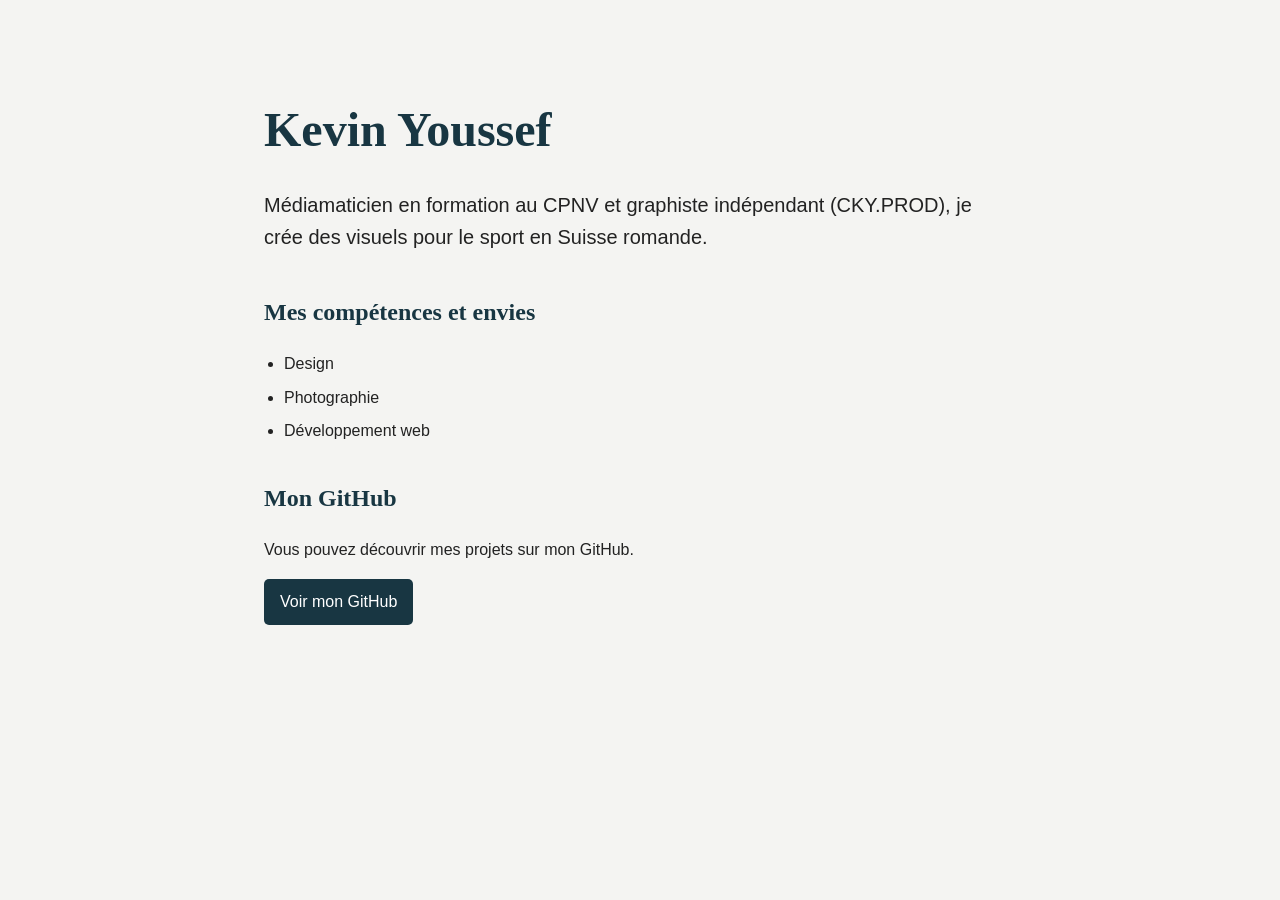
<file: index.html>
<!DOCTYPE html>
<html lang="fr">
<head>
    <meta charset="UTF-8">
    <meta name="viewport" content="width=device-width, initial-scale=1.0">
    <title>Présentation de Kevin</title>

    <style>
        /* Mise en page générale */
        * {
            box-sizing: border-box;
        }

        body {
            margin: 0;
            font-family: Arial, sans-serif;
            background-color: #f4f4f2;
            color: #222222;
            line-height: 1.6;
        }

        main {
            max-width: 800px;
            margin: 0 auto;
            padding: 60px 24px;
        }

        /* Présentation */
        header {
            margin-bottom: 40px;
        }

        h1 {
            margin-bottom: 10px;
            font-family: Georgia, serif;
            font-size: 3rem;
            color: #183642;
        }

        .intro {
            font-size: 1.25rem;
        }

        section {
            margin-bottom: 35px;
        }

        h2 {
            font-family: Georgia, serif;
            color: #183642;
        }

        ul {
            padding-left: 20px;
        }

        li {
            margin-bottom: 8px;
        }

        a {
            display: inline-block;
            padding: 10px 16px;
            background-color: #183642;
            color: white;
            text-decoration: none;
            border-radius: 5px;
        }

        a:hover {
            background-color: #285565;
        }

        /* Adaptation pour les petits écrans */
        @media (max-width: 600px) {
            main {
                padding: 40px 20px;
            }

            h1 {
                font-size: 2.2rem;
            }

            .intro {
                font-size: 1.1rem;
            }
        }
    </style>
</head>

<body>

    <main>
        <header>
            <h1>Kevin Youssef</h1>

            <p class="intro">
                Médiamaticien en formation au CPNV et graphiste indépendant (CKY.PROD), je crée des visuels pour le sport en Suisse romande.
            </p>
        </header>

        <section>
            <h2>Mes compétences et envies</h2>

            <ul>
                <li>Design</li>
                <li>Photographie</li>
                <li>Développement web</li>
            </ul>
        </section>

        <section>
            <h2>Mon GitHub</h2>

            <p>
                Vous pouvez découvrir mes projets sur mon GitHub.
            </p>

            <a href="https://github.com/Kevin-ysf" target="_blank" rel="noopener">
                Voir mon GitHub
            </a>
        </section>
    </main>

</body>
</html>
</file>
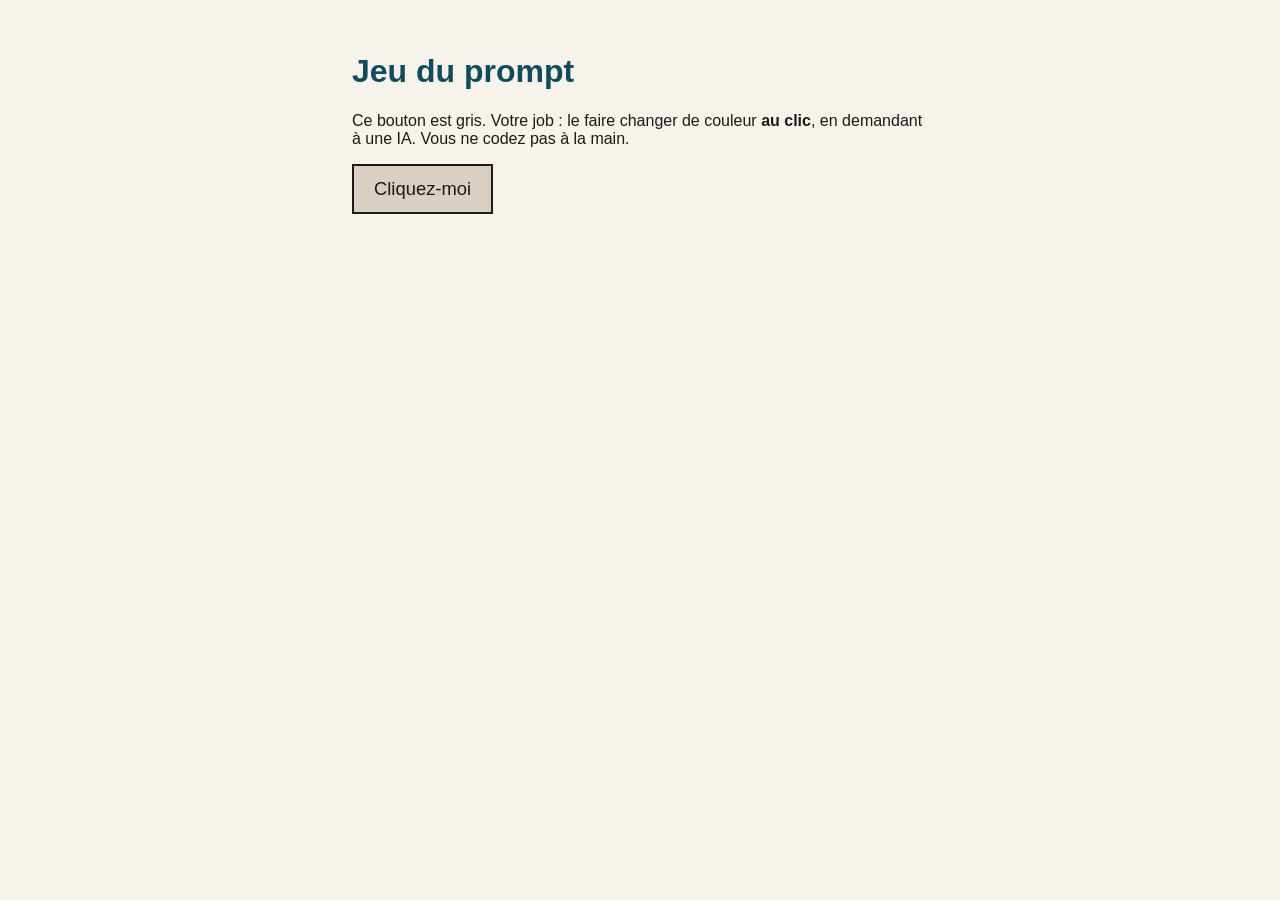
<file: jeu-du-prompt/index.html>
<!DOCTYPE html>
<html lang="fr">
<head>
  <meta charset="utf-8">
  <meta name="viewport" content="width=device-width, initial-scale=1">
  <title>Jeu du prompt — e1-5</title>
  <style>
    /* Mise en page simple : on n’y touche pas pendant l’exercice. */
    body {
      margin: 0;
      font-family: Arial, Helvetica, sans-serif;
      background: #f7f3eb;
      color: #1a1a1a;
      padding: 2rem 1.25rem;
    }
    main { max-width: 36rem; margin: 0 auto; }
    h1 { color: #0f4c5c; }

    /* Le bouton à transformer. Son id est "magic" : citez-le dans le prompt. */
    #magic {
      font-size: 1.15rem;
      padding: 0.75rem 1.25rem;
      border: 2px solid #1a1a1a;
      background: #d9d0c3;
      color: #1a1a1a;
      cursor: pointer;
      transition: background-color 0.3s;
    }

    /* La classe ajoutée au clic : le bouton devient vert. */
    #magic.actif {
      background: #0f4c5c;
      color: #ffffff;
    }
  </style>
</head>
<body>
  <main>
    <h1>Jeu du prompt</h1>
    <p>Ce bouton est gris. Votre job : le faire changer de couleur <strong>au clic</strong>, en demandant à une IA. Vous ne codez pas à la main.</p>
    <button type="button" id="magic">Cliquez-moi</button>
  </main>

  <script>
    // Le bouton « magic » : à chaque clic, on ajoute ou on retire la classe « actif ».
    const bouton = document.getElementById("magic");

    bouton.addEventListener("click", function () {
      bouton.classList.toggle("actif");
    });
  </script>
</body>
</html>
</file>
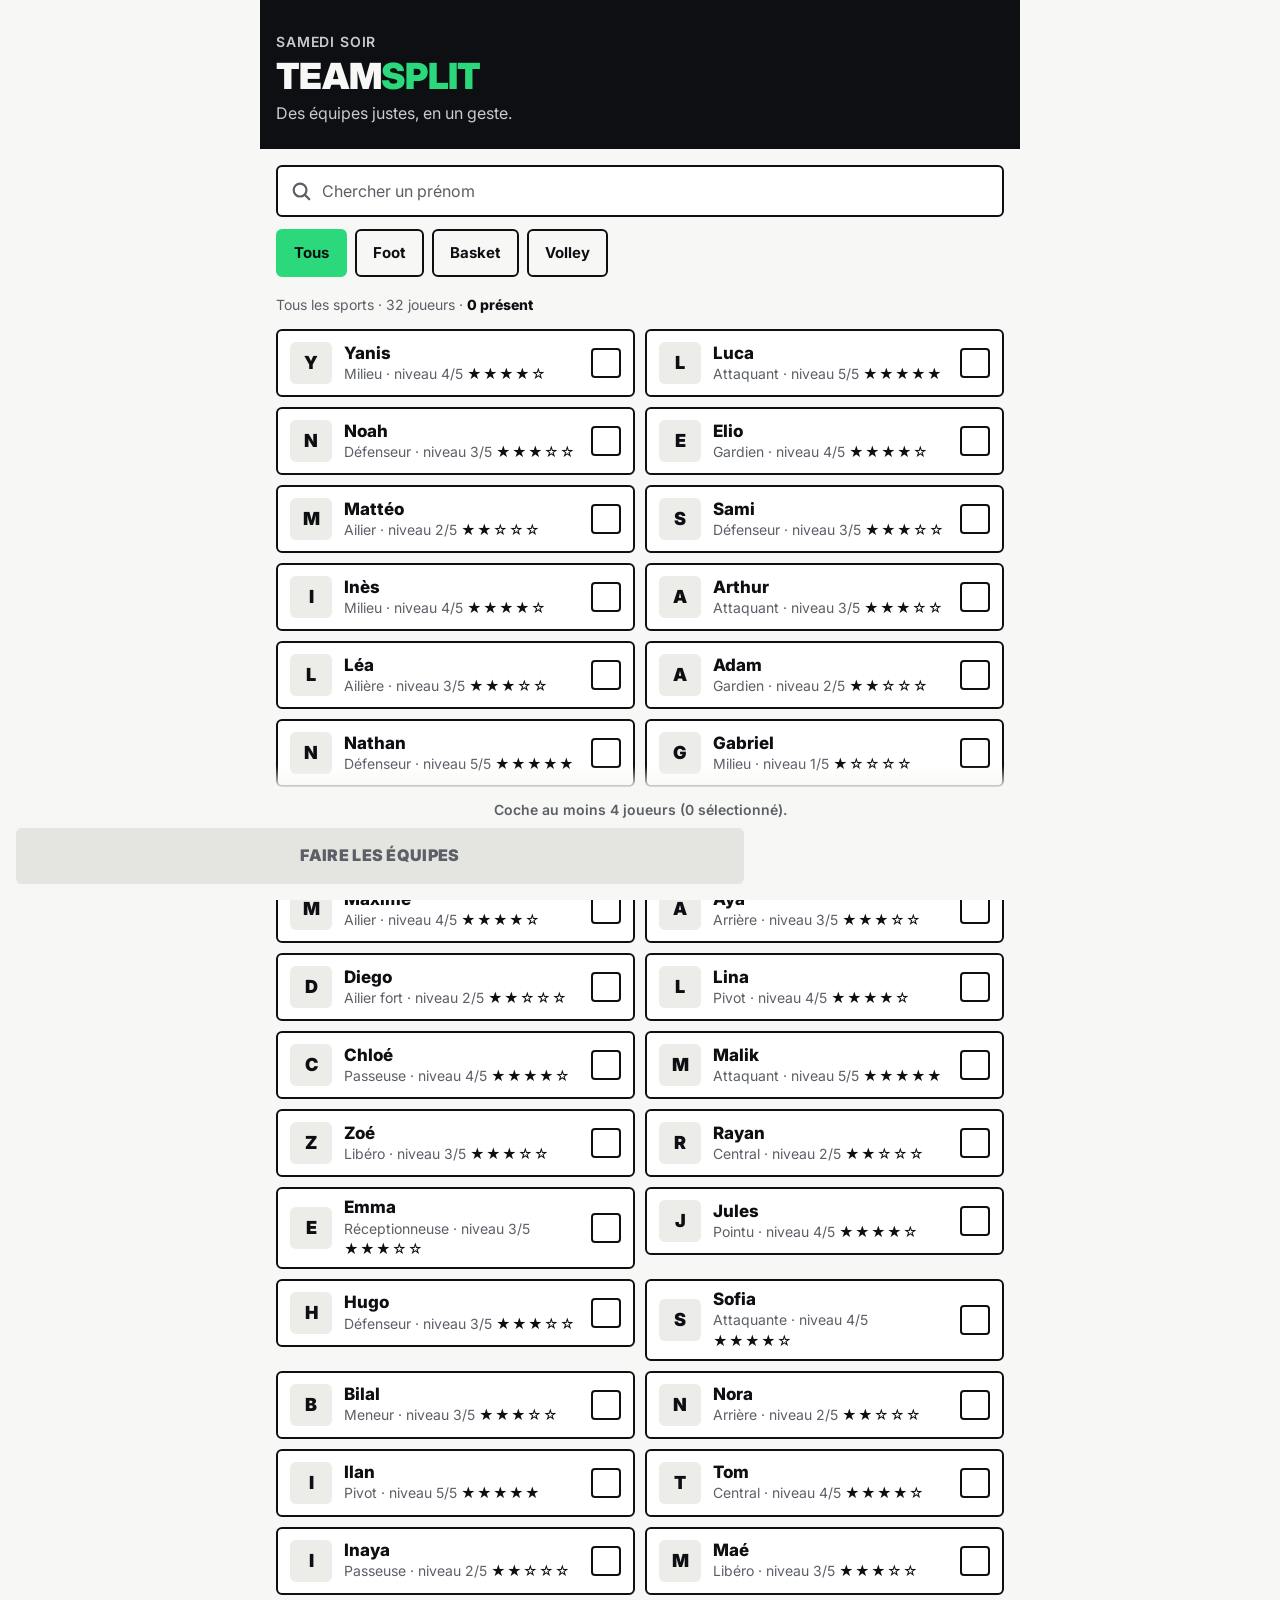
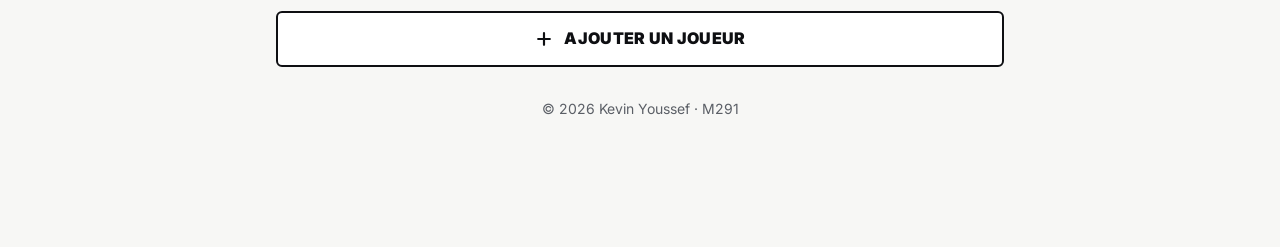
<file: teamsplit/index.html>
<!doctype html>
<html lang="fr">
<head>
  <meta charset="utf-8">
  <meta name="viewport" content="width=device-width, initial-scale=1">
  <title>TeamSplit · Des équipes justes, en un geste</title>
  <meta name="description" content="Coche les joueurs présents et génère deux équipes équilibrées selon leur niveau. Sans compte, sans pub.">
  <meta name="theme-color" content="#F7F7F5">
  <link rel="icon" href="data:image/svg+xml,%3Csvg xmlns='http://www.w3.org/2000/svg' viewBox='0 0 32 32'%3E%3Crect width='32' height='32' rx='8' fill='%230E0F12'/%3E%3Crect x='17' y='6' width='9' height='20' rx='2' fill='%232BD97C'/%3E%3Crect x='6' y='6' width='9' height='20' rx='2' fill='%23F7F7F5'/%3E%3C/svg%3E">
  <link rel="preconnect" href="https://fonts.googleapis.com">
  <link rel="preconnect" href="https://fonts.gstatic.com" crossorigin>
  <link rel="stylesheet" href="https://fonts.googleapis.com/css2?family=Inter:wght@400;600;700;800;900&display=swap">
  <link rel="stylesheet" href="css/style.css">
  <script src="js/app.js" defer></script>
</head>
<body>
  <a class="lien-evitement" href="#contenu">Aller au contenu</a>

  <main id="contenu">

    <!-- Écrans 1 et 2 : liste, filtres et sélection -->
    <section id="vue-selection" class="vue" aria-labelledby="titre-app">
      <header class="entete">
        <p id="surtitre" class="surtitre">Ce soir</p>
        <h1 id="titre-app" class="logo" tabindex="-1">Team<span>Split</span></h1>
        <p class="accroche">Des équipes justes, en un geste.</p>
      </header>

      <form class="recherche" role="search" id="form-recherche">
        <label for="recherche" class="sr-only">Chercher un joueur par prénom</label>
        <svg class="recherche-icone" aria-hidden="true" viewBox="0 0 24 24" width="22" height="22"><circle cx="11" cy="11" r="7" fill="none" stroke="currentColor" stroke-width="2.4"/><path d="M16.5 16.5 21 21" stroke="currentColor" stroke-width="2.4" stroke-linecap="round"/></svg>
        <input type="search" id="recherche" name="recherche" placeholder="Chercher un prénom" autocomplete="off" enterkeyhint="search">
        <button type="button" id="effacer" class="effacer" aria-label="Effacer la recherche" hidden>
          <svg aria-hidden="true" viewBox="0 0 24 24" width="18" height="18"><path d="M6 6l12 12M18 6 6 18" stroke="currentColor" stroke-width="2.6" stroke-linecap="round"/></svg>
        </button>
      </form>

      <div class="puces" role="group" aria-label="Filtrer par sport">
        <button type="button" class="puce" data-sport="tous" aria-pressed="true">Tous</button>
        <button type="button" class="puce" data-sport="foot" aria-pressed="false">Foot</button>
        <button type="button" class="puce" data-sport="basket" aria-pressed="false">Basket</button>
        <button type="button" class="puce" data-sport="volley" aria-pressed="false">Volley</button>
      </div>

      <div class="barre-liste">
        <p id="compteur" class="compteur" aria-live="polite"><strong>0</strong> présent</p>
        <button type="button" id="tout-decocher" class="lien-action" hidden>Tout décocher</button>
      </div>

      <ul id="liste" class="liste" aria-label="Joueurs" aria-busy="true"></ul>
      <p id="message-liste" class="message-liste" role="status">Chargement des joueurs…</p>

      <button type="button" id="ouvrir-ajout" class="btn btn-secondaire btn-ajout">
        <svg aria-hidden="true" viewBox="0 0 24 24" width="20" height="20"><path d="M12 5v14M5 12h14" fill="none" stroke="currentColor" stroke-width="2.6" stroke-linecap="round"/></svg>
        Ajouter un joueur
      </button>

      <footer class="pied">
        <p>© 2026 Kevin Youssef · M291</p>
      </footer>

      <div class="barre-action">
        <p id="aide" class="aide">Coche au moins 4 joueurs.</p>
        <button type="button" id="faire" class="btn btn-principal" disabled>Faire les équipes</button>
      </div>
    </section>

    <!-- Formulaire : ajouter un joueur -->
    <section id="vue-ajout" class="vue" aria-labelledby="titre-ajout" hidden>
      <div class="entete-equipes">
        <button type="button" id="annuler-ajout" class="btn-retour">
          <svg aria-hidden="true" viewBox="0 0 24 24" width="20" height="20"><path d="M15 5l-7 7 7 7" fill="none" stroke="currentColor" stroke-width="2.6" stroke-linecap="round" stroke-linejoin="round"/></svg>
          Annuler
        </button>
        <h1 id="titre-ajout" class="titre-equipes" tabindex="-1">Nouveau joueur</h1>
      </div>

      <form id="form-ajout" class="formulaire" novalidate>
        <p class="form-intro">Il sera gardé sur ce téléphone. Tous les champs sont obligatoires.</p>

        <div class="champ">
          <label for="champ-prenom">Prénom</label>
          <input type="text" id="champ-prenom" name="prenom" maxlength="20" autocomplete="off" autocapitalize="words" aria-describedby="erreur-prenom">
          <p id="erreur-prenom" class="erreur-champ" hidden></p>
        </div>

        <fieldset class="champ" aria-describedby="erreur-sport">
          <legend>Sport</legend>
          <div class="choix">
            <label><input type="radio" name="sport" value="foot"><span>Foot</span></label>
            <label><input type="radio" name="sport" value="basket"><span>Basket</span></label>
            <label><input type="radio" name="sport" value="volley"><span>Volley</span></label>
          </div>
          <p id="erreur-sport" class="erreur-champ" hidden></p>
        </fieldset>

        <div class="champ">
          <label for="champ-poste">Poste</label>
          <input type="text" id="champ-poste" name="poste" maxlength="20" autocomplete="off" placeholder="ex. Milieu" aria-describedby="erreur-poste">
          <p id="erreur-poste" class="erreur-champ" hidden></p>
        </div>

        <fieldset class="champ" aria-describedby="erreur-niveau">
          <legend>Niveau <span class="legende-aide">1 = débutant, 5 = très fort</span></legend>
          <div class="choix choix-niveau">
            <label><input type="radio" name="niveau" value="1"><span>1</span></label>
            <label><input type="radio" name="niveau" value="2"><span>2</span></label>
            <label><input type="radio" name="niveau" value="3"><span>3</span></label>
            <label><input type="radio" name="niveau" value="4"><span>4</span></label>
            <label><input type="radio" name="niveau" value="5"><span>5</span></label>
          </div>
          <p id="erreur-niveau" class="erreur-champ" hidden></p>
        </fieldset>

        <div class="barre-action">
          <button type="submit" class="btn btn-principal">Ajouter le joueur</button>
        </div>
      </form>
    </section>

    <!-- Écran 3 : équipes générées -->
    <section id="vue-equipes" class="vue" aria-labelledby="titre-equipes" hidden>
      <div class="entete-equipes">
        <button type="button" id="retour" class="btn-retour">
          <svg aria-hidden="true" viewBox="0 0 24 24" width="20" height="20"><path d="M15 5l-7 7 7 7" fill="none" stroke="currentColor" stroke-width="2.6" stroke-linecap="round" stroke-linejoin="round"/></svg>
          Sélection
        </button>
        <h1 id="titre-equipes" class="titre-equipes" tabindex="-1">Les équipes</h1>
      </div>

      <div class="tableau" role="group" aria-label="Niveau total des équipes">
        <p class="tableau-score tableau-a"><span class="lettre">A</span><span class="sr-only">Équipe A, niveau total </span><span id="total-a" class="chiffre">0</span></p>
        <span class="tableau-sep" aria-hidden="true">:</span>
        <p class="tableau-score tableau-b"><span id="total-b" class="chiffre">0</span><span class="sr-only"> pour l'équipe B</span><span class="lettre">B</span></p>
      </div>
      <p id="ecart" class="ecart" aria-live="polite">Écart : 0 point</p>

      <div class="equipes">
        <section class="equipe equipe-a" aria-labelledby="titre-a">
          <h2 id="titre-a" class="equipe-titre"><span class="pastille" aria-hidden="true">A</span>Équipe A</h2>
          <ul id="liste-a" class="equipe-liste"></ul>
        </section>
        <section class="equipe equipe-b" aria-labelledby="titre-b">
          <h2 id="titre-b" class="equipe-titre"><span class="pastille" aria-hidden="true">B</span>Équipe B</h2>
          <ul id="liste-b" class="equipe-liste"></ul>
        </section>
      </div>

      <div class="barre-action barre-double">
        <button type="button" id="remelanger" class="btn btn-secondaire">
          <svg aria-hidden="true" viewBox="0 0 24 24" width="20" height="20"><path d="M4 7h11l-3-3M20 17H9l3 3" fill="none" stroke="currentColor" stroke-width="2.4" stroke-linecap="round" stroke-linejoin="round"/></svg>
          Remélanger
        </button>
        <button type="button" id="partager" class="btn btn-principal">
          <svg aria-hidden="true" viewBox="0 0 24 24" width="20" height="20"><rect x="8" y="8" width="12" height="12" rx="2" fill="none" stroke="currentColor" stroke-width="2.4"/><path d="M16 4H6a2 2 0 0 0-2 2v10" fill="none" stroke="currentColor" stroke-width="2.4" stroke-linecap="round"/></svg>
          Partager
        </button>
      </div>
    </section>

  </main>

  <p id="toast" class="toast" role="status" aria-live="polite"></p>
</body>
</html>
</file>
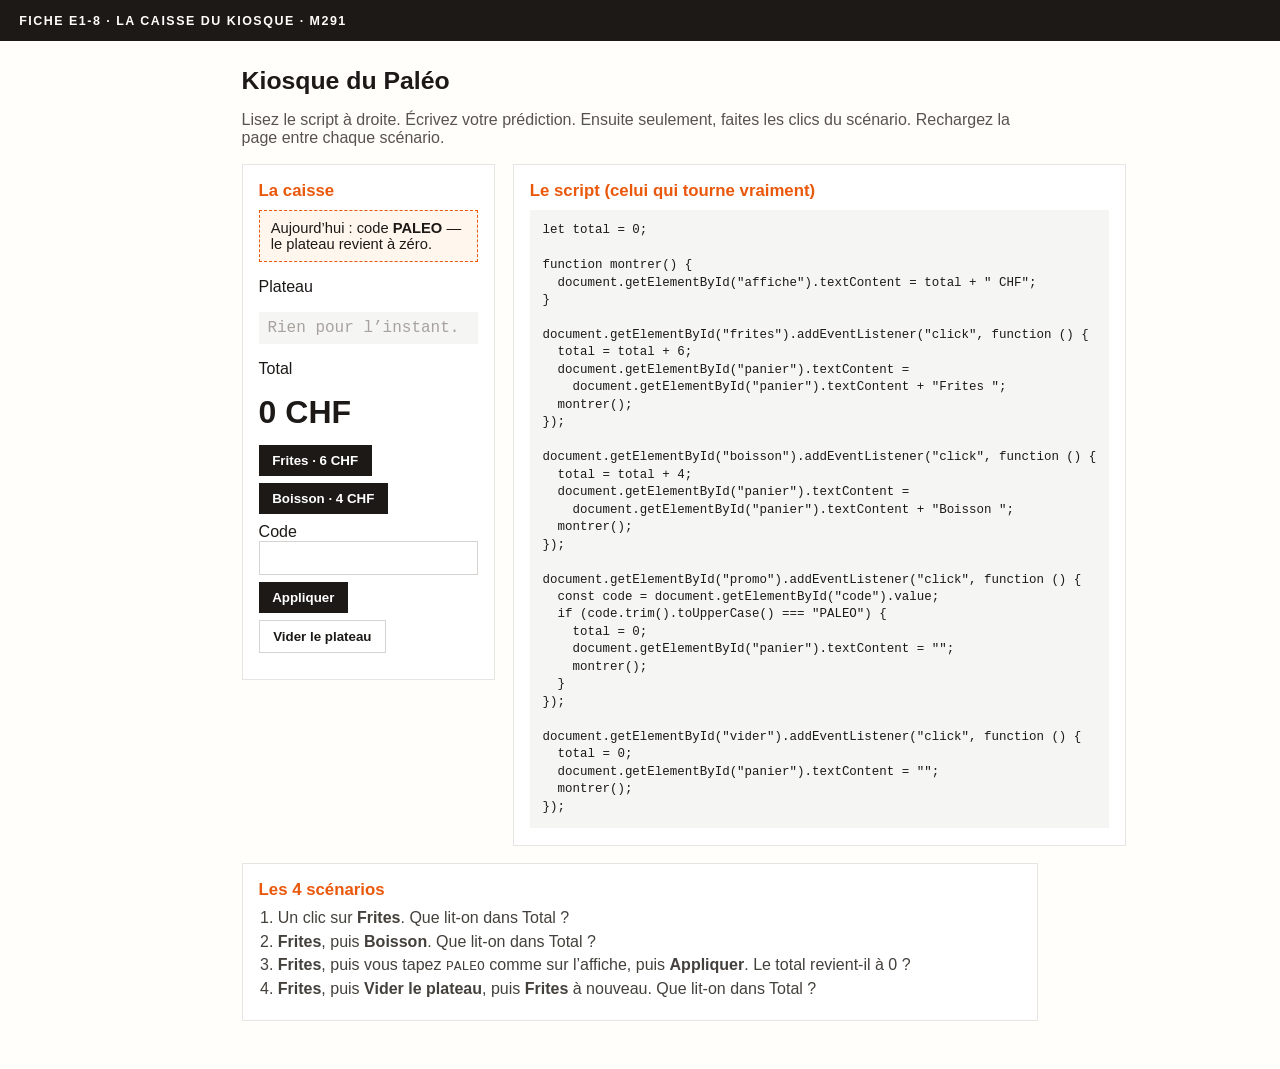
<file: caisse.html>
<!DOCTYPE html>
<html lang="fr">
<head>
  <meta charset="utf-8">
  <meta name="viewport" content="width=device-width, initial-scale=1">
  <title>e1-8 — La caisse du kiosque</title>
  <style>
    :root { --ink:#1c1917; --band:#1c1917; --accent:#ea580c; --bg:#fffefa; --paper:#f5f5f4; }
    * { box-sizing: border-box; }
    body { margin:0; font-family: Arial, Helvetica, sans-serif; background:var(--bg); color:var(--ink); }
    header { background:var(--band); color:#fffefa; padding:0.85rem 1.2rem; letter-spacing:.12em; text-transform:uppercase; font-size:.78rem; font-weight:700; }
    main { max-width: 52rem; margin:0 auto; padding:1.4rem 1.1rem 3rem; }
    h1 { font-size:1.55rem; margin:.2rem 0 .45rem; }
    .lead { color:#57534e; margin-bottom:1.1rem; }
    .grid { display:grid; gap:1.1rem; }
    @media (min-width: 720px) { .grid { grid-template-columns: 1fr 1.15fr; align-items:start; } }
    .card { background:#fff; border:1px solid #e7e5e4; padding:1rem 1rem 1.05rem; }
    .card h2 { margin:0 0 .55rem; font-size:1.05rem; color:var(--accent); }
    .affiche-code { background:#fff7ed; border:1px dashed #ea580c; padding:.55rem .7rem; margin:0 0 .8rem; font-size:.92rem; }
    .panier { min-height:1.4rem; margin:.2rem 0 .7rem; padding:.45rem .55rem; background:var(--paper); font-family: ui-monospace, monospace; }
    .panier:empty::before { content:"Rien pour l’instant."; color:#a8a29e; }
    .total { font-size:2rem; font-weight:700; margin:.15rem 0 .85rem; }
    .row { display:flex; flex-wrap:wrap; gap:.45rem; margin-bottom:.55rem; }
    button { background:var(--band); color:#fff; border:0; padding:.5rem .85rem; font-weight:700; cursor:pointer; }
    button:hover { background:var(--accent); }
    button.ghost { background:#fff; color:var(--ink); border:1px solid #d6d3d1; }
    button.ghost:hover { border-color:var(--accent); color:var(--accent); background:#fff; }
    input { font:inherit; padding:.45rem .55rem; border:1px solid #d6d3d1; min-width:8rem; }
    pre { background:var(--paper); padding:.75rem .8rem; overflow:auto; font-size:.78rem; line-height:1.4; margin:0; }
    ol { margin:.3rem 0 0; padding-left:1.2rem; color:#44403c; }
    ol li { margin:0 0 .35rem; }
  </style>
</head>
<body>
  <header>Fiche e1-8 · La caisse du kiosque · M291</header>
  <main>
    <h1>Kiosque du Paléo</h1>
    <p class="lead">Lisez le script à droite. Écrivez votre prédiction. Ensuite seulement, faites les clics du scénario. Rechargez la page entre chaque scénario.</p>

    <div class="grid">
      <section class="card">
        <h2>La caisse</h2>
        <p class="affiche-code">Aujourd’hui : code <strong>PALEO</strong> — le plateau revient à zéro.</p>
        <p>Plateau</p>
        <p class="panier" id="panier"></p>
        <p>Total</p>
        <p class="total" id="affiche">0 CHF</p>
        <div class="row">
          <button type="button" id="frites">Frites · 6 CHF</button>
          <button type="button" id="boisson">Boisson · 4 CHF</button>
        </div>
        <div class="row">
          <label>Code <input id="code" type="text" autocomplete="off" spellcheck="false"></label>
          <button type="button" id="promo">Appliquer</button>
          <button type="button" class="ghost" id="vider">Vider le plateau</button>
        </div>
      </section>

      <section class="card">
        <h2>Le script (celui qui tourne vraiment)</h2>
        <pre>let total = 0;

function montrer() {
  document.getElementById("affiche").textContent = total + " CHF";
}

document.getElementById("frites").addEventListener("click", function () {
  total = total + 6;
  document.getElementById("panier").textContent =
    document.getElementById("panier").textContent + "Frites ";
  montrer();
});

document.getElementById("boisson").addEventListener("click", function () {
  total = total + 4;
  document.getElementById("panier").textContent =
    document.getElementById("panier").textContent + "Boisson ";
  montrer();
});

document.getElementById("promo").addEventListener("click", function () {
  const code = document.getElementById("code").value;
  if (code.trim().toUpperCase() === "PALEO") {
    total = 0;
    document.getElementById("panier").textContent = "";
    montrer();
  }
});

document.getElementById("vider").addEventListener("click", function () {
  total = 0;
  document.getElementById("panier").textContent = "";
  montrer();
});</pre>
      </section>
    </div>

    <section class="card" style="margin-top:1.1rem;">
      <h2>Les 4 scénarios</h2>
      <ol>
        <li>Un clic sur <strong>Frites</strong>. Que lit-on dans Total ?</li>
        <li><strong>Frites</strong>, puis <strong>Boisson</strong>. Que lit-on dans Total ?</li>
        <li><strong>Frites</strong>, puis vous tapez <code>PALEO</code> comme sur l’affiche, puis <strong>Appliquer</strong>. Le total revient-il à 0 ?</li>
        <li><strong>Frites</strong>, puis <strong>Vider le plateau</strong>, puis <strong>Frites</strong> à nouveau. Que lit-on dans Total ?</li>
      </ol>
    </section>
  </main>
  <script>
    let total = 0;

    function montrer() {
      document.getElementById("affiche").textContent = total + " CHF";
    }

    document.getElementById("frites").addEventListener("click", function () {
      total = total + 6;
      document.getElementById("panier").textContent =
        document.getElementById("panier").textContent + "Frites ";
      montrer();
      console.log("total :", total);
    });

    document.getElementById("boisson").addEventListener("click", function () {
      total = total + 4;
      document.getElementById("panier").textContent =
        document.getElementById("panier").textContent + "Boisson ";
      montrer();
      console.log("total :", total);
    });

    document.getElementById("promo").addEventListener("click", function () {
      const code = document.getElementById("code").value;
      if (code.trim().toUpperCase() === "PALEO") {
        total = 0;
        document.getElementById("panier").textContent = "";
        montrer();
      }
      console.log("code tapé :", JSON.stringify(code));
    });

    document.getElementById("vider").addEventListener("click", function () {
      total = 0;
      document.getElementById("panier").textContent = "";
      montrer();
      console.log("plateau vidé, total en mémoire :", total);
    });
  </script>
</body>
</html>
</file>
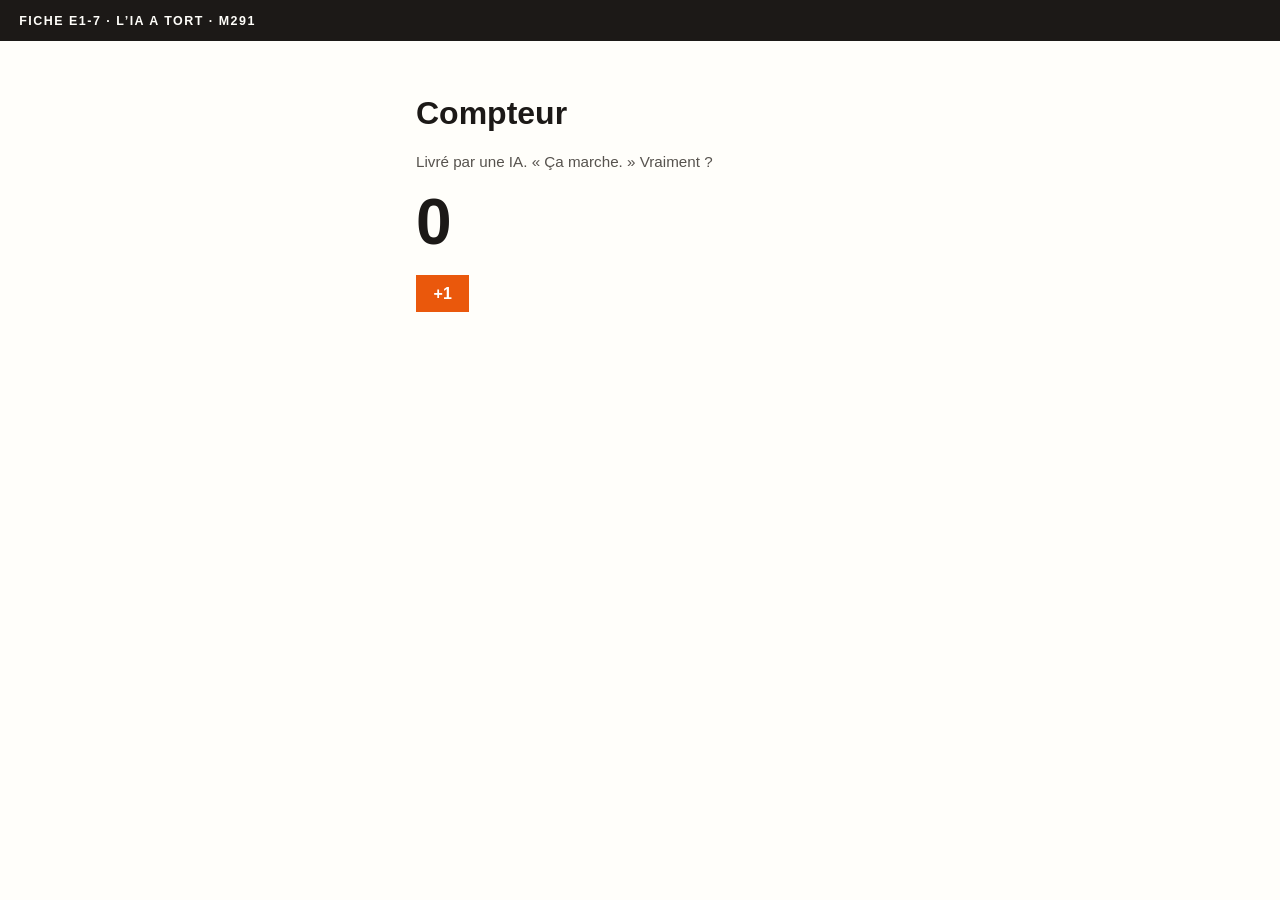
<file: compteur.html>
<!DOCTYPE html>
<html lang="fr">
<head>
  <meta charset="utf-8">
  <meta name="viewport" content="width=device-width, initial-scale=1">
  <title>Compteur — e1-7 (version livrée par l’IA)</title>
  <style>
    body { font-family: Arial, Helvetica, sans-serif; background:#fffefa; color:#1c1917; margin:0; }
    header { background:#1c1917; color:#fffefa; padding:.85rem 1.2rem; letter-spacing:.12em; text-transform:uppercase; font-size:.78rem; font-weight:700; }
    main { max-width: 28rem; margin:0 auto; padding:2rem 1.1rem; }
    .count { font-size: 4rem; font-weight:700; margin:.4rem 0 1rem; }
    button { background:#ea580c; color:#fff; border:0; padding:.6rem 1.1rem; font-size:1rem; font-weight:700; cursor:pointer; }
    .note { color:#57534e; font-size:.95rem; }
  </style>
</head>
<body>
  <header>Fiche e1-7 · L’IA a tort · M291</header>
  <main>
    <h1>Compteur</h1>
    <p class="note">Livré par une IA. « Ça marche. » Vraiment ?</p>
    <p class="count" id="affiche">0</p>
    <button type="button" id="plus">+1</button>
  </main>
  <script>
    // Boîte « n » : le vrai compteur, en mémoire.
    let n = 0;

    const bouton = document.getElementById("plus");

    bouton.addEventListener("click", function () {
      n = n + 1;
      document.getElementById("affiche").textContent = n;
      console.log("n vaut maintenant", n);
    });
  </script>
</body>
</html>
</file>
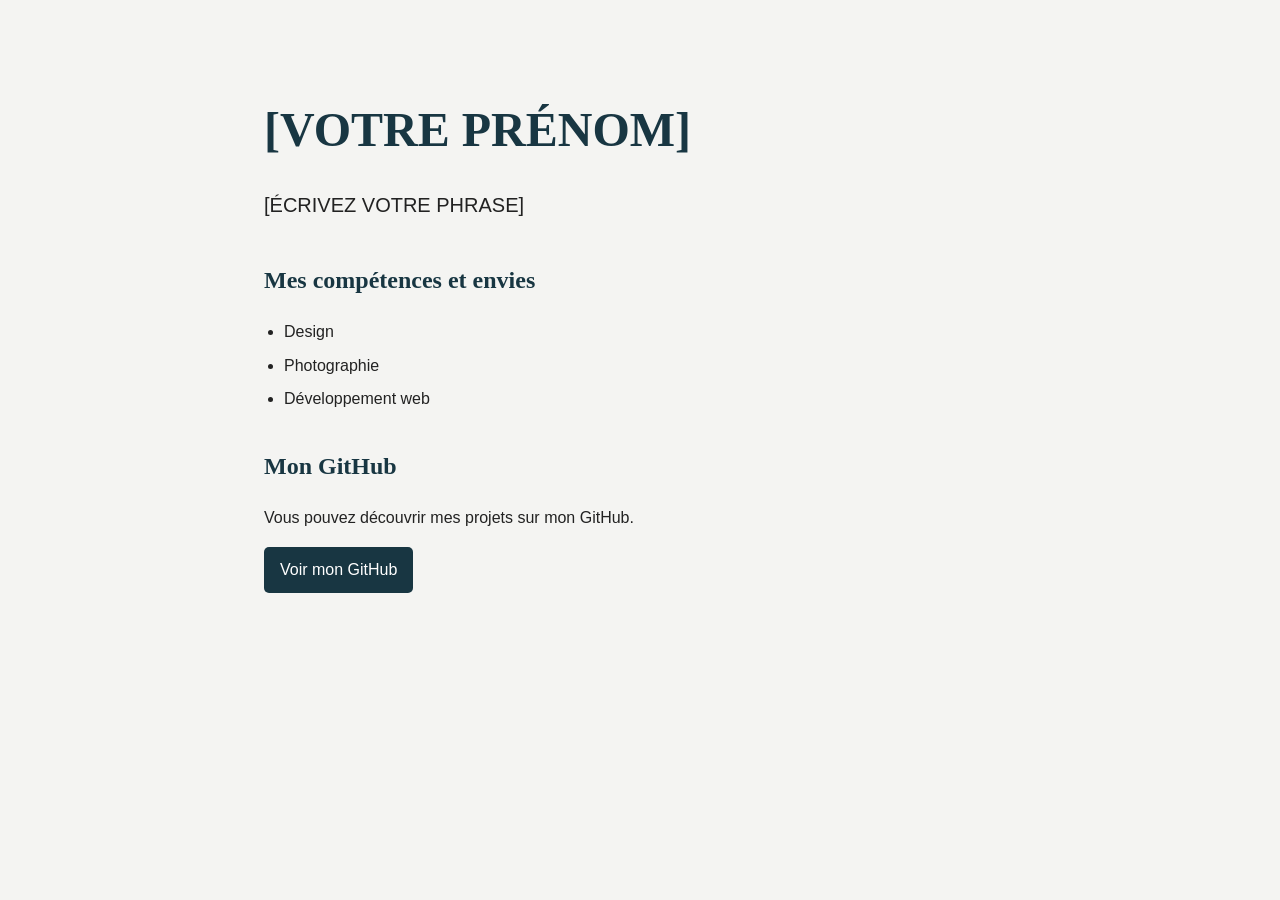
<file: index (10).html>
<!DOCTYPE html>
<html lang="fr">
<head>
    <meta charset="UTF-8">
    <meta name="viewport" content="width=device-width, initial-scale=1.0">
    <title>Présentation de [VOTRE PRÉNOM]</title>

    <style>
        /* Mise en page générale */
        * {
            box-sizing: border-box;
        }

        body {
            margin: 0;
            font-family: Arial, sans-serif;
            background-color: #f4f4f2;
            color: #222222;
            line-height: 1.6;
        }

        main {
            max-width: 800px;
            margin: 0 auto;
            padding: 60px 24px;
        }

        /* Présentation */
        header {
            margin-bottom: 40px;
        }

        h1 {
            margin-bottom: 10px;
            font-family: Georgia, serif;
            font-size: 3rem;
            color: #183642;
        }

        .intro {
            font-size: 1.25rem;
        }

        section {
            margin-bottom: 35px;
        }

        h2 {
            font-family: Georgia, serif;
            color: #183642;
        }

        ul {
            padding-left: 20px;
        }

        li {
            margin-bottom: 8px;
        }

        a {
            display: inline-block;
            padding: 10px 16px;
            background-color: #183642;
            color: white;
            text-decoration: none;
            border-radius: 5px;
        }

        a:hover {
            background-color: #285565;
        }

        /* Adaptation pour les petits écrans */
        @media (max-width: 600px) {
            main {
                padding: 40px 20px;
            }

            h1 {
                font-size: 2.2rem;
            }

            .intro {
                font-size: 1.1rem;
            }
        }
    </style>
</head>

<body>

    <main>
        <header>
            <h1>[VOTRE PRÉNOM]</h1>

            <p class="intro">
                [ÉCRIVEZ VOTRE PHRASE]
            </p>
        </header>

        <section>
            <h2>Mes compétences et envies</h2>

            <ul>
                <li>Design</li>
                <li>Photographie</li>
                <li>Développement web</li>
            </ul>
        </section>

        <section>
            <h2>Mon GitHub</h2>

            <p>
                Vous pouvez découvrir mes projets sur mon GitHub.
            </p>

            <a href="https://github.com/[VOTRE-PSEUDO]" target="_blank">
                Voir mon GitHub
            </a>
        </section>
    </main>

</body>
</html>
</file>
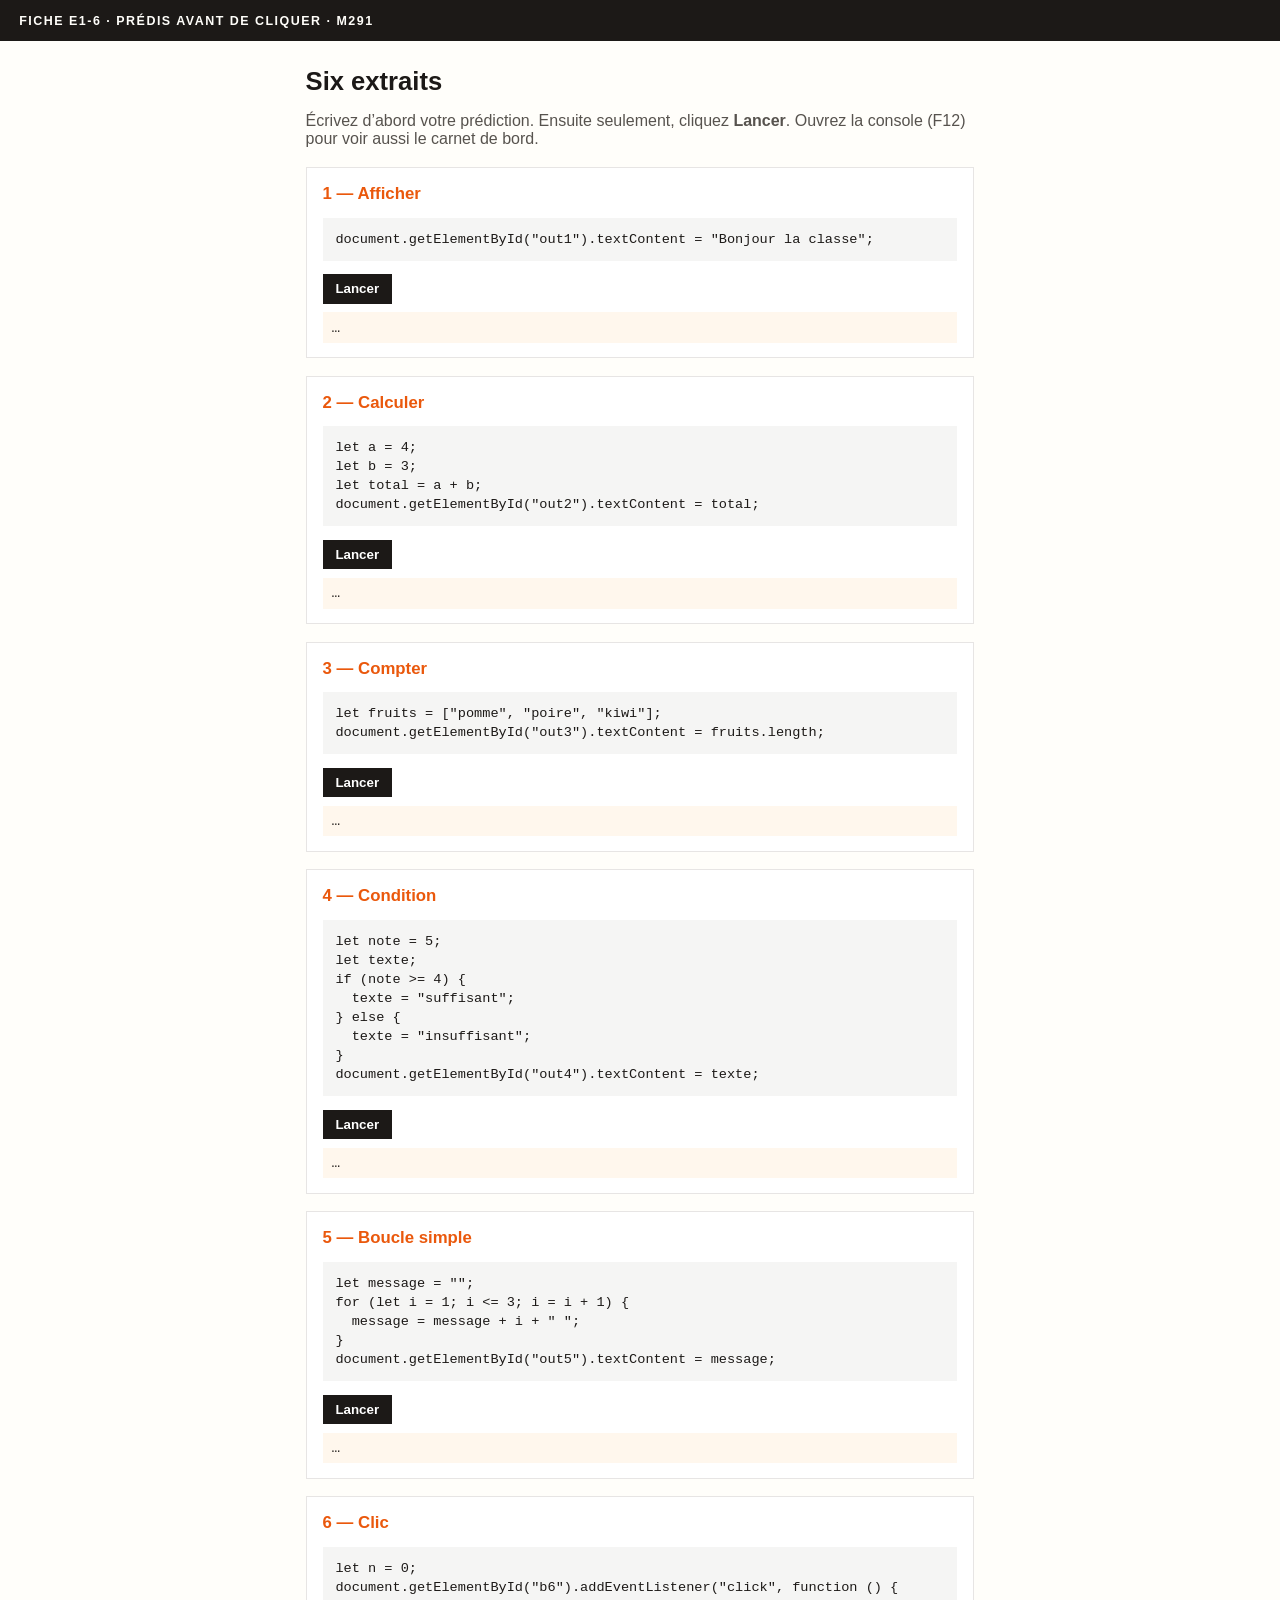
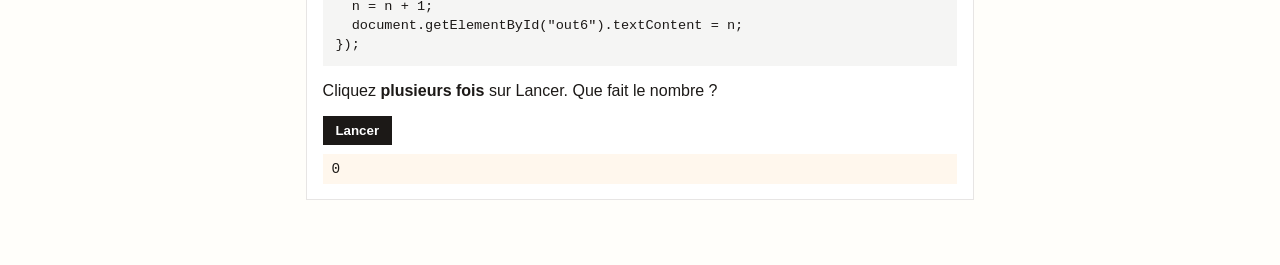
<file: six-extraits.html>
<!DOCTYPE html>
<html lang="fr">
<head>
  <meta charset="utf-8">
  <meta name="viewport" content="width=device-width, initial-scale=1">
  <title>e1-6 — Prédis avant de cliquer</title>
  <style>
    :root { --ink:#1c1917; --band:#1c1917; --accent:#ea580c; --bg:#fffefa; --paper:#f5f5f4; }
    * { box-sizing: border-box; }
    body { margin:0; font-family: Arial, Helvetica, sans-serif; background:var(--bg); color:var(--ink); }
    header { background:var(--band); color:#fffefa; padding:0.85rem 1.2rem; letter-spacing:.12em; text-transform:uppercase; font-size:.78rem; font-weight:700; }
    main { max-width: 44rem; margin:0 auto; padding:1.4rem 1.1rem 3rem; }
    h1 { font-size:1.6rem; margin:.2rem 0 0.6rem; }
    .lead { color:#57534e; margin-bottom:1.2rem; }
    article { background:#fff; border:1px solid #e7e5e4; margin:0 0 1.1rem; padding:1rem 1rem 0.9rem; }
    article h2 { margin:0 0 .4rem; font-size:1.05rem; color:var(--accent); }
    pre { background:var(--paper); padding:.75rem .8rem; overflow:auto; font-size:.85rem; line-height:1.4; }
    button { background:var(--band); color:#fff; border:0; padding:.45rem .8rem; font-weight:700; cursor:pointer; }
    button:hover { background:var(--accent); }
    .out { min-height:1.4rem; margin:.55rem 0 0; padding:.45rem .55rem; background:#fff7ed; font-family: ui-monospace, monospace; font-size:.9rem; }
  </style>
</head>
<body>
  <header>Fiche e1-6 · Prédis avant de cliquer · M291</header>
  <main>
    <h1>Six extraits</h1>
    <p class="lead">Écrivez d’abord votre prédiction. Ensuite seulement, cliquez <strong>Lancer</strong>. Ouvrez la console (F12) pour voir aussi le carnet de bord.</p>

    <article>
      <h2>1 — Afficher</h2>
      <pre>document.getElementById("out1").textContent = "Bonjour la classe";</pre>
      <button type="button" id="b1">Lancer</button>
      <div class="out" id="out1">…</div>
    </article>

    <article>
      <h2>2 — Calculer</h2>
      <pre>let a = 4;
let b = 3;
let total = a + b;
document.getElementById("out2").textContent = total;</pre>
      <button type="button" id="b2">Lancer</button>
      <div class="out" id="out2">…</div>
    </article>

    <article>
      <h2>3 — Compter</h2>
      <pre>let fruits = ["pomme", "poire", "kiwi"];
document.getElementById("out3").textContent = fruits.length;</pre>
      <button type="button" id="b3">Lancer</button>
      <div class="out" id="out3">…</div>
    </article>

    <article>
      <h2>4 — Condition</h2>
      <pre>let note = 5;
let texte;
if (note >= 4) {
  texte = "suffisant";
} else {
  texte = "insuffisant";
}
document.getElementById("out4").textContent = texte;</pre>
      <button type="button" id="b4">Lancer</button>
      <div class="out" id="out4">…</div>
    </article>

    <article>
      <h2>5 — Boucle simple</h2>
      <pre>let message = "";
for (let i = 1; i <= 3; i = i + 1) {
  message = message + i + " ";
}
document.getElementById("out5").textContent = message;</pre>
      <button type="button" id="b5">Lancer</button>
      <div class="out" id="out5">…</div>
    </article>

    <article>
      <h2>6 — Clic</h2>
      <pre>let n = 0;
document.getElementById("b6").addEventListener("click", function () {
  n = n + 1;
  document.getElementById("out6").textContent = n;
});</pre>
      <p>Cliquez <strong>plusieurs fois</strong> sur Lancer. Que fait le nombre ?</p>
      <button type="button" id="b6">Lancer</button>
      <div class="out" id="out6">0</div>
    </article>
  </main>
  <script>
    document.getElementById("b1").addEventListener("click", function () {
      document.getElementById("out1").textContent = "Bonjour la classe";
      console.log("extrait 1 : texte affiché");
    });
    document.getElementById("b2").addEventListener("click", function () {
      let a = 4;
      let b = 3;
      let total = a + b;
      document.getElementById("out2").textContent = total;
      console.log("extrait 2 :", total);
    });
    document.getElementById("b3").addEventListener("click", function () {
      let fruits = ["pomme", "poire", "kiwi"];
      document.getElementById("out3").textContent = fruits.length;
      console.log("extrait 3 :", fruits.length);
    });
    document.getElementById("b4").addEventListener("click", function () {
      let note = 5;
      let texte;
      if (note >= 4) {
        texte = "suffisant";
      } else {
        texte = "insuffisant";
      }
      document.getElementById("out4").textContent = texte;
      console.log("extrait 4 :", texte);
    });
    document.getElementById("b5").addEventListener("click", function () {
      let message = "";
      for (let i = 1; i <= 3; i = i + 1) {
        message = message + i + " ";
      }
      document.getElementById("out5").textContent = message;
      console.log("extrait 5 :", message);
    });
    let n = 0;
    document.getElementById("b6").addEventListener("click", function () {
      n = n + 1;
      document.getElementById("out6").textContent = n;
      console.log("extrait 6 :", n);
    });
  </script>
</body>
</html>
</file>
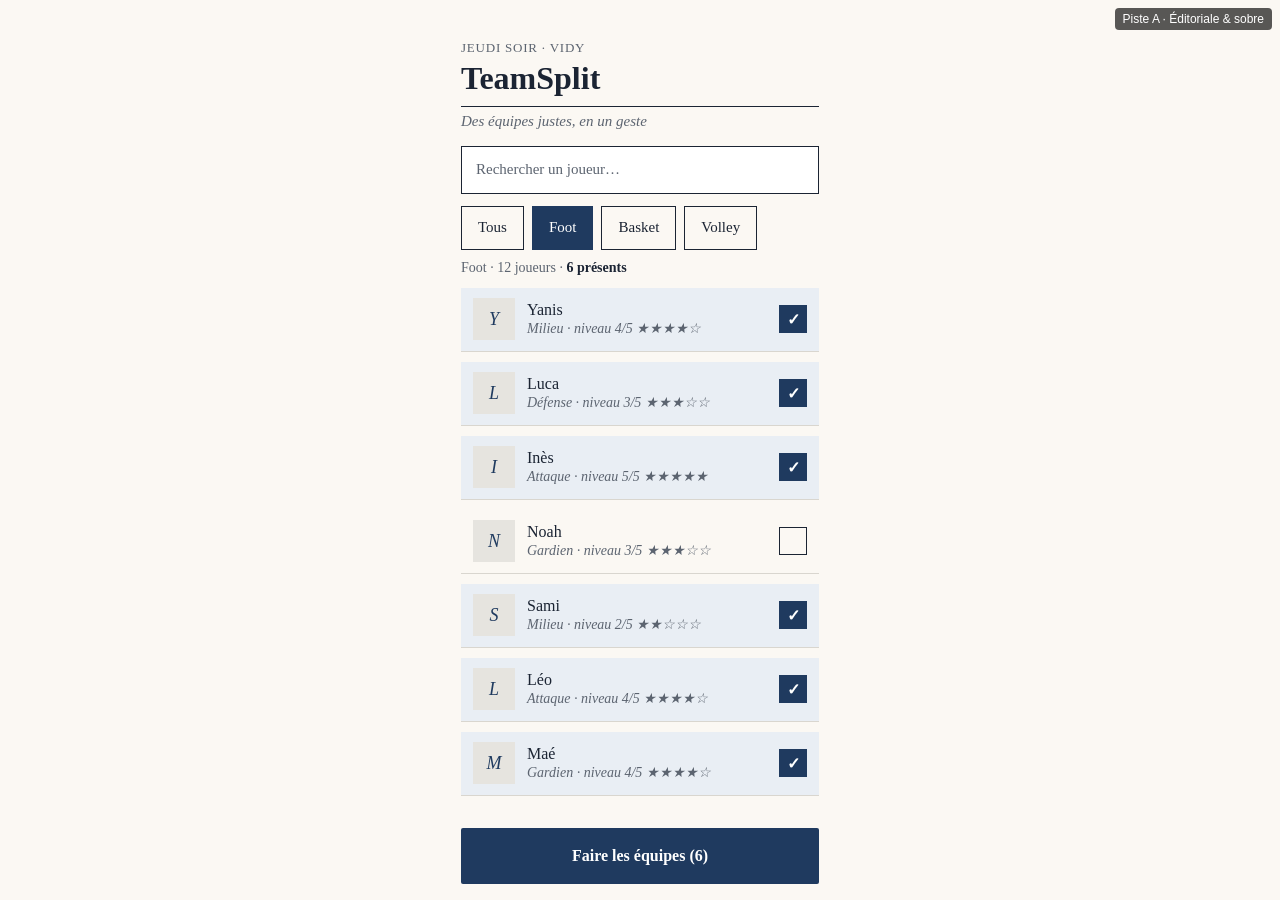
<file: design/propositions/piste-a-editoriale.html>
<!DOCTYPE html>
<html lang="fr">
<head>
<meta charset="utf-8">
<meta name="viewport" content="width=device-width, initial-scale=1">
<title>TeamSplit · Piste A · Éditoriale & sobre</title>
<style>
*{box-sizing:border-box} body{margin:0;background:var(--fond);color:var(--texte);}
main{max-width:390px;margin:0 auto;padding:40px 16px 100px}
header{margin-bottom:16px} .surtitre{margin:0 0 6px;font-size:13px;letter-spacing:.06em;text-transform:uppercase;color:var(--doux)}
h1{margin:0 0 6px;line-height:1.05} .accroche{margin:0;color:var(--doux);font-size:15px}
.recherche{display:flex;align-items:center;height:48px;padding:0 14px;font-size:15px;color:var(--doux);margin-bottom:12px}
.puces{display:flex;gap:8px;margin-bottom:10px}
.puce{min-height:44px;padding:0 16px;display:inline-flex;align-items:center;font-size:15px;background:transparent;color:var(--texte);font-family:inherit}
.compteur{font-size:14px;color:var(--doux);margin:4px 0 12px} .compteur b{color:var(--texte)}
.liste{display:flex;flex-direction:column;gap:10px;padding:0;margin:0;list-style:none}
.joueur{display:flex;align-items:center;gap:12px;min-height:64px;padding:8px 12px;width:100%;text-align:left;font:inherit;color:inherit;cursor:pointer}
.avatar{width:42px;height:42px;display:flex;align-items:center;justify-content:center;font-size:18px;flex-shrink:0}
.qui{flex:1} .label{font-size:16px;display:block} .niveau{font-size:14px;color:var(--doux)}
.case{width:28px;height:28px;display:flex;align-items:center;justify-content:center;font-weight:700;flex-shrink:0}
.fab{position:fixed;left:16px;right:16px;bottom:16px;max-width:358px;margin:0 auto;height:56px;display:flex;align-items:center;justify-content:center;background:var(--accent);color:var(--sur-accent);font-weight:700;font-size:16px;border-radius:var(--rayon);border:0;font-family:inherit;text-decoration:none}
.etiquette{position:fixed;top:8px;right:8px;font:12px/1 Inter,sans-serif;background:rgba(0,0,0,.65);color:#fff;padding:5px 8px;border-radius:4px;z-index:9}

:root{--fond:#FBF8F3;--surface:#FFFFFF;--texte:#1B2433;--doux:#5C6470;--accent:#1F3A5F;--sur-accent:#FFFFFF;--choisi:#E9EEF4;--rayon:2px;}
body{font-family:Lora,Georgia,serif;}
h1{font-weight:700;font-size:32px;border-bottom:1px solid var(--texte);padding-bottom:10px}
.accroche{font-style:italic}
.puce{border-radius:0;border:1px solid var(--texte)}
.puce.on{background:var(--accent);color:var(--sur-accent);border-color:var(--accent)}
.joueur{border:none;border-bottom:1px solid #D9D6CF;border-radius:0;background:transparent}
.joueur.on{background:var(--choisi)}
.avatar{border-radius:0;background:#E6E4DF;color:var(--accent);font-style:italic}
.case{border-radius:0;border:1px solid var(--texte)}
.joueur.on .case{background:var(--accent);border-color:var(--accent);color:#fff}
.recherche{border-radius:0;border:1px solid var(--texte);background:var(--surface)}
.niveau{font-style:italic}
</style>
</head>
<body>
<span class="etiquette">Piste A · Éditoriale & sobre</span>
<main>
  <header>
    <p class="surtitre">Jeudi soir · Vidy</p>
    <h1>TeamSplit</h1>
    <p class="accroche">Des équipes justes, en un geste</p>
  </header>
  <label class="recherche" for="q">Rechercher un joueur…</label>
  <input id="q" type="search" hidden>
  <div class="puces" role="group" aria-label="Filtrer par sport">
    <button class="puce" type="button" aria-pressed="false">Tous</button>
    <button class="puce on" type="button" aria-pressed="true">Foot</button>
    <button class="puce" type="button" aria-pressed="false">Basket</button>
    <button class="puce" type="button" aria-pressed="false">Volley</button>
  </div>
  <p class="compteur">Foot · 12 joueurs · <b>6 présents</b></p>
  <ul class="liste">
    <li><button type="button" class="joueur on" aria-pressed="true">
      <span class="avatar" aria-hidden="true">Y</span>
      <span class="qui"><span class="label">Yanis</span><span class="niveau">Milieu · niveau 4/5 ★★★★☆</span></span>
      <span class="case" aria-hidden="true">✓</span></button></li>
    <li><button type="button" class="joueur on" aria-pressed="true">
      <span class="avatar" aria-hidden="true">L</span>
      <span class="qui"><span class="label">Luca</span><span class="niveau">Défense · niveau 3/5 ★★★☆☆</span></span>
      <span class="case" aria-hidden="true">✓</span></button></li>
    <li><button type="button" class="joueur on" aria-pressed="true">
      <span class="avatar" aria-hidden="true">I</span>
      <span class="qui"><span class="label">Inès</span><span class="niveau">Attaque · niveau 5/5 ★★★★★</span></span>
      <span class="case" aria-hidden="true">✓</span></button></li>
    <li><button type="button" class="joueur" aria-pressed="false">
      <span class="avatar" aria-hidden="true">N</span>
      <span class="qui"><span class="label">Noah</span><span class="niveau">Gardien · niveau 3/5 ★★★☆☆</span></span>
      <span class="case" aria-hidden="true"></span></button></li>
    <li><button type="button" class="joueur on" aria-pressed="true">
      <span class="avatar" aria-hidden="true">S</span>
      <span class="qui"><span class="label">Sami</span><span class="niveau">Milieu · niveau 2/5 ★★☆☆☆</span></span>
      <span class="case" aria-hidden="true">✓</span></button></li>
    <li><button type="button" class="joueur on" aria-pressed="true">
      <span class="avatar" aria-hidden="true">L</span>
      <span class="qui"><span class="label">Léo</span><span class="niveau">Attaque · niveau 4/5 ★★★★☆</span></span>
      <span class="case" aria-hidden="true">✓</span></button></li>
    <li><button type="button" class="joueur on" aria-pressed="true">
      <span class="avatar" aria-hidden="true">M</span>
      <span class="qui"><span class="label">Maé</span><span class="niveau">Gardien · niveau 4/5 ★★★★☆</span></span>
      <span class="case" aria-hidden="true">✓</span></button></li>
  </ul>
</main>
<a class="fab" href="#">Faire les équipes (6)</a>
<script>
  // Toucher une carte coche ou décoche le joueur.
  document.querySelectorAll(".joueur").forEach(function (carte) {
    carte.addEventListener("click", function () {
      const actif = carte.classList.toggle("on");
      carte.setAttribute("aria-pressed", actif);
      carte.querySelector(".case").textContent = actif ? "✓" : "";
    });
  });
</script>
</body>
</html>
</file>
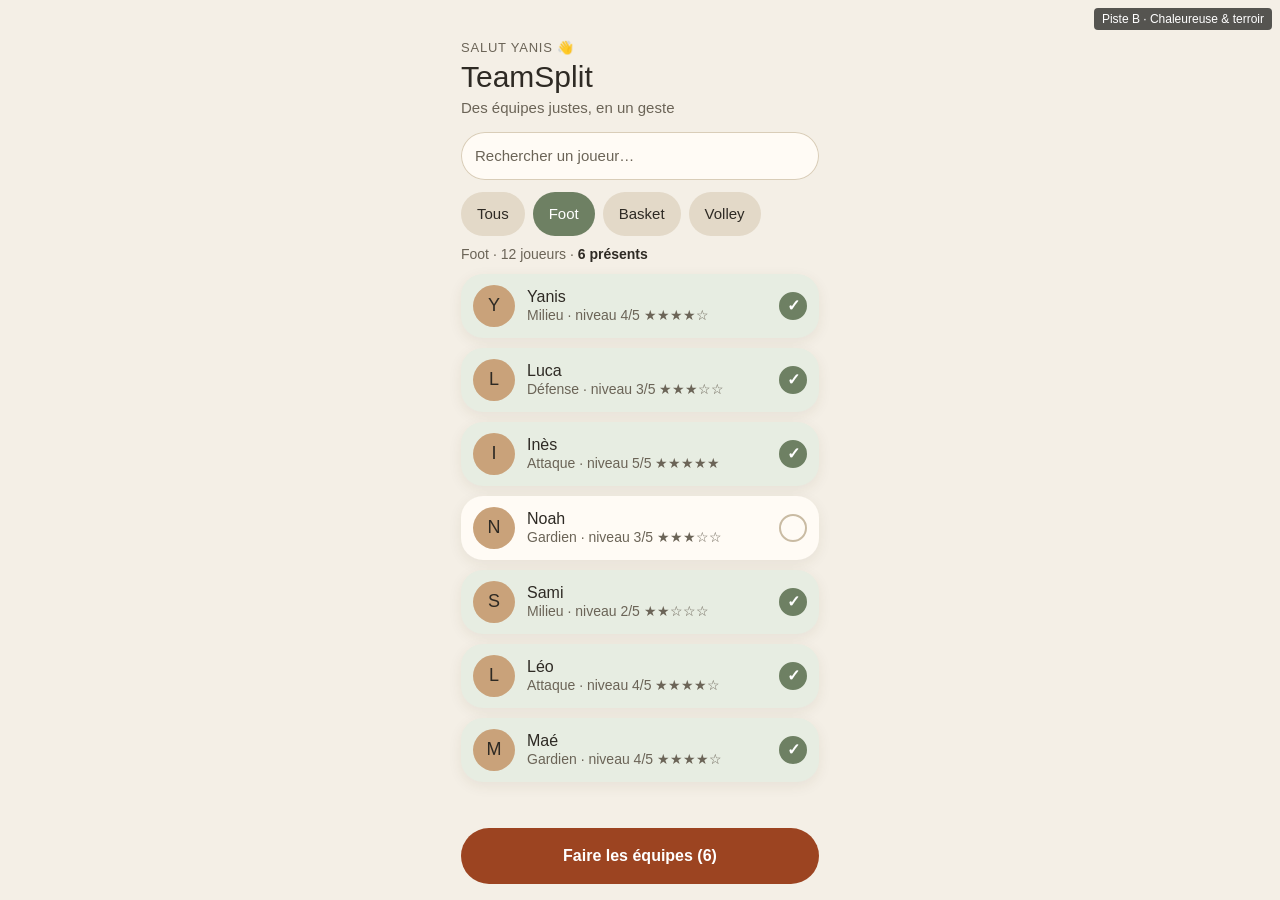
<file: design/propositions/piste-b-chaleureuse.html>
<!DOCTYPE html>
<html lang="fr">
<head>
<meta charset="utf-8">
<meta name="viewport" content="width=device-width, initial-scale=1">
<title>TeamSplit · Piste B · Chaleureuse & terroir</title>
<style>
*{box-sizing:border-box} body{margin:0;background:var(--fond);color:var(--texte);}
main{max-width:390px;margin:0 auto;padding:40px 16px 100px}
header{margin-bottom:16px} .surtitre{margin:0 0 6px;font-size:13px;letter-spacing:.06em;text-transform:uppercase;color:var(--doux)}
h1{margin:0 0 6px;line-height:1.05} .accroche{margin:0;color:var(--doux);font-size:15px}
.recherche{display:flex;align-items:center;height:48px;padding:0 14px;font-size:15px;color:var(--doux);margin-bottom:12px}
.puces{display:flex;gap:8px;margin-bottom:10px}
.puce{min-height:44px;padding:0 16px;display:inline-flex;align-items:center;font-size:15px;background:transparent;color:var(--texte);font-family:inherit}
.compteur{font-size:14px;color:var(--doux);margin:4px 0 12px} .compteur b{color:var(--texte)}
.liste{display:flex;flex-direction:column;gap:10px;padding:0;margin:0;list-style:none}
.joueur{display:flex;align-items:center;gap:12px;min-height:64px;padding:8px 12px;width:100%;text-align:left;font:inherit;color:inherit;cursor:pointer}
.avatar{width:42px;height:42px;display:flex;align-items:center;justify-content:center;font-size:18px;flex-shrink:0}
.qui{flex:1} .label{font-size:16px;display:block} .niveau{font-size:14px;color:var(--doux)}
.case{width:28px;height:28px;display:flex;align-items:center;justify-content:center;font-weight:700;flex-shrink:0}
.fab{position:fixed;left:16px;right:16px;bottom:16px;max-width:358px;margin:0 auto;height:56px;display:flex;align-items:center;justify-content:center;background:var(--accent);color:var(--sur-accent);font-weight:700;font-size:16px;border-radius:var(--rayon);border:0;font-family:inherit;text-decoration:none}
.etiquette{position:fixed;top:8px;right:8px;font:12px/1 Inter,sans-serif;background:rgba(0,0,0,.65);color:#fff;padding:5px 8px;border-radius:4px;z-index:9}

:root{--fond:#F4EFE6;--surface:#FFFBF5;--texte:#2E2A24;--doux:#6B6457;--accent:#9C4421;--sur-accent:#FFFFFF;--choisi:#E7EDE2;--rayon:22px;}
body{font-family:Poppins,sans-serif;}
h1{font-weight:500;font-size:30px}
.puce{border-radius:999px;border:none;background:#E3D9C8}
.puce.on{background:#6E8063;color:#fff}
.joueur{border:none;border-radius:var(--rayon);background:var(--surface);box-shadow:0 4px 14px rgba(80,60,30,.08)}
.joueur.on{background:var(--choisi)}
.avatar{border-radius:50%;background:#C9A27A;color:#2E2A24}
.case{border-radius:50%;border:2px solid #C9BBA3}
.joueur.on .case{background:#6E8063;border-color:#6E8063;color:#fff}
.recherche{border-radius:999px;border:none;background:var(--surface);box-shadow:inset 0 0 0 1px #D9CDB8}
.fab{border-radius:999px}
</style>
</head>
<body>
<span class="etiquette">Piste B · Chaleureuse & terroir</span>
<main>
  <header>
    <p class="surtitre">Salut Yanis 👋</p>
    <h1>TeamSplit</h1>
    <p class="accroche">Des équipes justes, en un geste</p>
  </header>
  <label class="recherche" for="q">Rechercher un joueur…</label>
  <input id="q" type="search" hidden>
  <div class="puces" role="group" aria-label="Filtrer par sport">
    <button class="puce" type="button" aria-pressed="false">Tous</button>
    <button class="puce on" type="button" aria-pressed="true">Foot</button>
    <button class="puce" type="button" aria-pressed="false">Basket</button>
    <button class="puce" type="button" aria-pressed="false">Volley</button>
  </div>
  <p class="compteur">Foot · 12 joueurs · <b>6 présents</b></p>
  <ul class="liste">
    <li><button type="button" class="joueur on" aria-pressed="true">
      <span class="avatar" aria-hidden="true">Y</span>
      <span class="qui"><span class="label">Yanis</span><span class="niveau">Milieu · niveau 4/5 ★★★★☆</span></span>
      <span class="case" aria-hidden="true">✓</span></button></li>
    <li><button type="button" class="joueur on" aria-pressed="true">
      <span class="avatar" aria-hidden="true">L</span>
      <span class="qui"><span class="label">Luca</span><span class="niveau">Défense · niveau 3/5 ★★★☆☆</span></span>
      <span class="case" aria-hidden="true">✓</span></button></li>
    <li><button type="button" class="joueur on" aria-pressed="true">
      <span class="avatar" aria-hidden="true">I</span>
      <span class="qui"><span class="label">Inès</span><span class="niveau">Attaque · niveau 5/5 ★★★★★</span></span>
      <span class="case" aria-hidden="true">✓</span></button></li>
    <li><button type="button" class="joueur" aria-pressed="false">
      <span class="avatar" aria-hidden="true">N</span>
      <span class="qui"><span class="label">Noah</span><span class="niveau">Gardien · niveau 3/5 ★★★☆☆</span></span>
      <span class="case" aria-hidden="true"></span></button></li>
    <li><button type="button" class="joueur on" aria-pressed="true">
      <span class="avatar" aria-hidden="true">S</span>
      <span class="qui"><span class="label">Sami</span><span class="niveau">Milieu · niveau 2/5 ★★☆☆☆</span></span>
      <span class="case" aria-hidden="true">✓</span></button></li>
    <li><button type="button" class="joueur on" aria-pressed="true">
      <span class="avatar" aria-hidden="true">L</span>
      <span class="qui"><span class="label">Léo</span><span class="niveau">Attaque · niveau 4/5 ★★★★☆</span></span>
      <span class="case" aria-hidden="true">✓</span></button></li>
    <li><button type="button" class="joueur on" aria-pressed="true">
      <span class="avatar" aria-hidden="true">M</span>
      <span class="qui"><span class="label">Maé</span><span class="niveau">Gardien · niveau 4/5 ★★★★☆</span></span>
      <span class="case" aria-hidden="true">✓</span></button></li>
  </ul>
</main>
<a class="fab" href="#">Faire les équipes (6)</a>
<script>
  // Toucher une carte coche ou décoche le joueur.
  document.querySelectorAll(".joueur").forEach(function (carte) {
    carte.addEventListener("click", function () {
      const actif = carte.classList.toggle("on");
      carte.setAttribute("aria-pressed", actif);
      carte.querySelector(".case").textContent = actif ? "✓" : "";
    });
  });
</script>
</body>
</html>
</file>
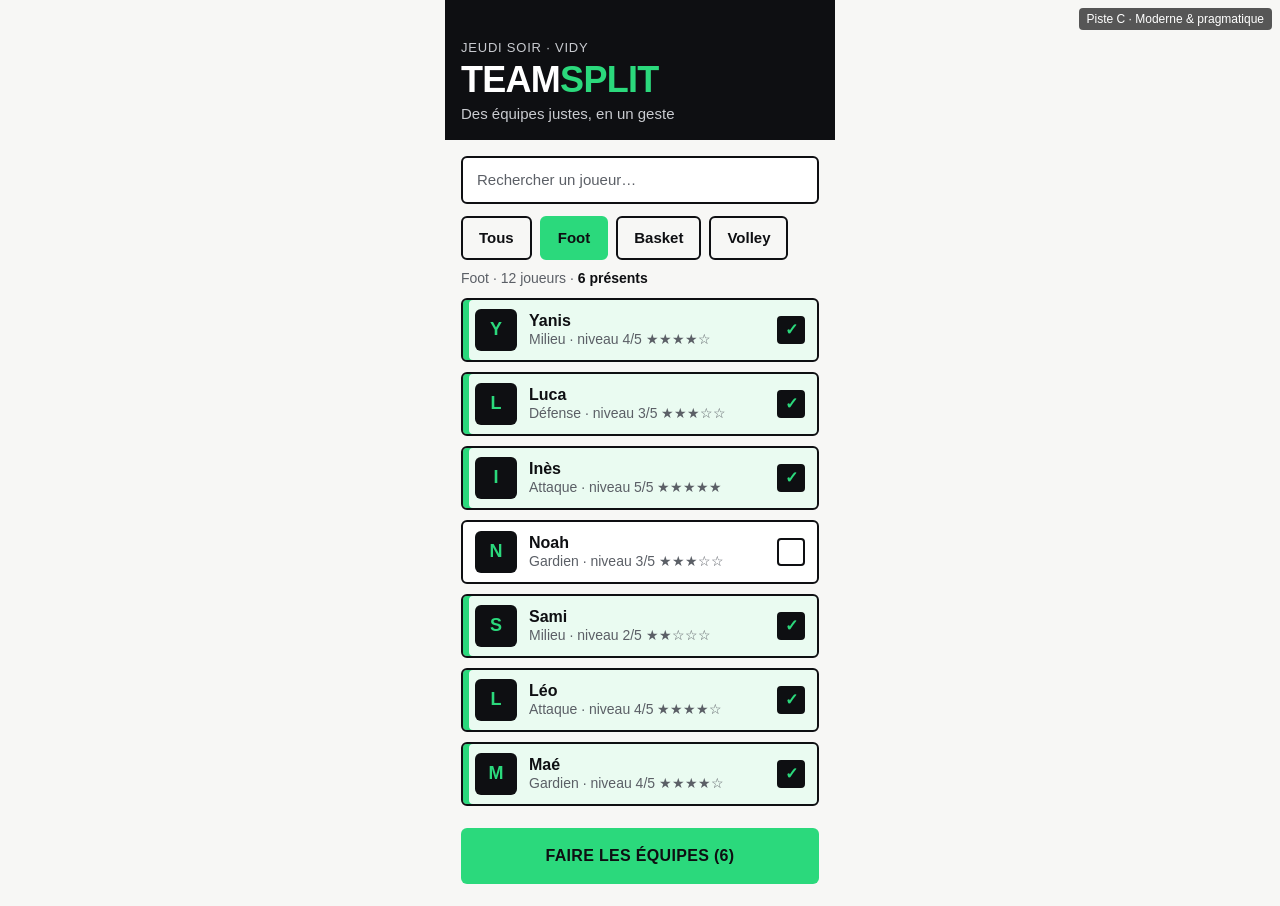
<file: design/propositions/piste-c-moderne.html>
<!DOCTYPE html>
<html lang="fr">
<head>
<meta charset="utf-8">
<meta name="viewport" content="width=device-width, initial-scale=1">
<title>TeamSplit · Piste C · Moderne & pragmatique</title>
<style>
*{box-sizing:border-box} body{margin:0;background:var(--fond);color:var(--texte);}
main{max-width:390px;margin:0 auto;padding:40px 16px 100px}
header{margin-bottom:16px} .surtitre{margin:0 0 6px;font-size:13px;letter-spacing:.06em;text-transform:uppercase;color:var(--doux)}
h1{margin:0 0 6px;line-height:1.05} .accroche{margin:0;color:var(--doux);font-size:15px}
.recherche{display:flex;align-items:center;height:48px;padding:0 14px;font-size:15px;color:var(--doux);margin-bottom:12px}
.puces{display:flex;gap:8px;margin-bottom:10px}
.puce{min-height:44px;padding:0 16px;display:inline-flex;align-items:center;font-size:15px;background:transparent;color:var(--texte);font-family:inherit}
.compteur{font-size:14px;color:var(--doux);margin:4px 0 12px} .compteur b{color:var(--texte)}
.liste{display:flex;flex-direction:column;gap:10px;padding:0;margin:0;list-style:none}
.joueur{display:flex;align-items:center;gap:12px;min-height:64px;padding:8px 12px;width:100%;text-align:left;font:inherit;color:inherit;cursor:pointer}
.avatar{width:42px;height:42px;display:flex;align-items:center;justify-content:center;font-size:18px;flex-shrink:0}
.qui{flex:1} .label{font-size:16px;display:block} .niveau{font-size:14px;color:var(--doux)}
.case{width:28px;height:28px;display:flex;align-items:center;justify-content:center;font-weight:700;flex-shrink:0}
.fab{position:fixed;left:16px;right:16px;bottom:16px;max-width:358px;margin:0 auto;height:56px;display:flex;align-items:center;justify-content:center;background:var(--accent);color:var(--sur-accent);font-weight:700;font-size:16px;border-radius:var(--rayon);border:0;font-family:inherit;text-decoration:none}
.etiquette{position:fixed;top:8px;right:8px;font:12px/1 Inter,sans-serif;background:rgba(0,0,0,.65);color:#fff;padding:5px 8px;border-radius:4px;z-index:9}

:root{--fond:#F7F7F5;--surface:#FFFFFF;--texte:#0E0F12;--doux:#5B5F66;--accent:#2BD97C;--sur-accent:#0E0F12;--choisi:#EAFBF1;--rayon:6px;}
body{font-family:Inter,Arial,sans-serif;}
header{background:var(--texte);color:#fff;margin:-40px -16px 16px;padding:40px 16px 18px}
header .accroche,header .surtitre{color:#C9CBD0}
h1{font-family:'Inter Display',Inter,sans-serif;font-weight:900;font-size:36px;text-transform:uppercase;letter-spacing:-.02em}
h1 em{font-style:normal;color:var(--accent)}
.puce{border-radius:var(--rayon);border:2px solid var(--texte);font-weight:700}
.puce.on{background:var(--accent);border-color:var(--accent);color:var(--sur-accent)}
.joueur{border:2px solid var(--texte);border-radius:var(--rayon);background:var(--surface)}
.joueur.on{background:var(--choisi);border-color:#0E0F12;box-shadow:inset 6px 0 0 var(--accent)}
.avatar{border-radius:var(--rayon);background:var(--texte);color:var(--accent);font-weight:900}
.case{border-radius:4px;border:2px solid var(--texte)}
.joueur.on .case{background:var(--texte);color:var(--accent)}
.label{font-weight:800}
.recherche{border-radius:var(--rayon);border:2px solid var(--texte);background:var(--surface)}
.fab{font-weight:900;text-transform:uppercase;letter-spacing:.02em}
</style>
</head>
<body>
<span class="etiquette">Piste C · Moderne & pragmatique</span>
<main>
  <header>
    <p class="surtitre">Jeudi soir · Vidy</p>
    <h1>Team<em>Split</em></h1>
    <p class="accroche">Des équipes justes, en un geste</p>
  </header>
  <label class="recherche" for="q">Rechercher un joueur…</label>
  <input id="q" type="search" hidden>
  <div class="puces" role="group" aria-label="Filtrer par sport">
    <button class="puce" type="button" aria-pressed="false">Tous</button>
    <button class="puce on" type="button" aria-pressed="true">Foot</button>
    <button class="puce" type="button" aria-pressed="false">Basket</button>
    <button class="puce" type="button" aria-pressed="false">Volley</button>
  </div>
  <p class="compteur">Foot · 12 joueurs · <b>6 présents</b></p>
  <ul class="liste">
    <li><button type="button" class="joueur on" aria-pressed="true">
      <span class="avatar" aria-hidden="true">Y</span>
      <span class="qui"><span class="label">Yanis</span><span class="niveau">Milieu · niveau 4/5 ★★★★☆</span></span>
      <span class="case" aria-hidden="true">✓</span></button></li>
    <li><button type="button" class="joueur on" aria-pressed="true">
      <span class="avatar" aria-hidden="true">L</span>
      <span class="qui"><span class="label">Luca</span><span class="niveau">Défense · niveau 3/5 ★★★☆☆</span></span>
      <span class="case" aria-hidden="true">✓</span></button></li>
    <li><button type="button" class="joueur on" aria-pressed="true">
      <span class="avatar" aria-hidden="true">I</span>
      <span class="qui"><span class="label">Inès</span><span class="niveau">Attaque · niveau 5/5 ★★★★★</span></span>
      <span class="case" aria-hidden="true">✓</span></button></li>
    <li><button type="button" class="joueur" aria-pressed="false">
      <span class="avatar" aria-hidden="true">N</span>
      <span class="qui"><span class="label">Noah</span><span class="niveau">Gardien · niveau 3/5 ★★★☆☆</span></span>
      <span class="case" aria-hidden="true"></span></button></li>
    <li><button type="button" class="joueur on" aria-pressed="true">
      <span class="avatar" aria-hidden="true">S</span>
      <span class="qui"><span class="label">Sami</span><span class="niveau">Milieu · niveau 2/5 ★★☆☆☆</span></span>
      <span class="case" aria-hidden="true">✓</span></button></li>
    <li><button type="button" class="joueur on" aria-pressed="true">
      <span class="avatar" aria-hidden="true">L</span>
      <span class="qui"><span class="label">Léo</span><span class="niveau">Attaque · niveau 4/5 ★★★★☆</span></span>
      <span class="case" aria-hidden="true">✓</span></button></li>
    <li><button type="button" class="joueur on" aria-pressed="true">
      <span class="avatar" aria-hidden="true">M</span>
      <span class="qui"><span class="label">Maé</span><span class="niveau">Gardien · niveau 4/5 ★★★★☆</span></span>
      <span class="case" aria-hidden="true">✓</span></button></li>
  </ul>
</main>
<a class="fab" href="#">Faire les équipes (6)</a>
<script>
  // Toucher une carte coche ou décoche le joueur.
  document.querySelectorAll(".joueur").forEach(function (carte) {
    carte.addEventListener("click", function () {
      const actif = carte.classList.toggle("on");
      carte.setAttribute("aria-pressed", actif);
      carte.querySelector(".case").textContent = actif ? "✓" : "";
    });
  });
</script>
</body>
</html>
</file>
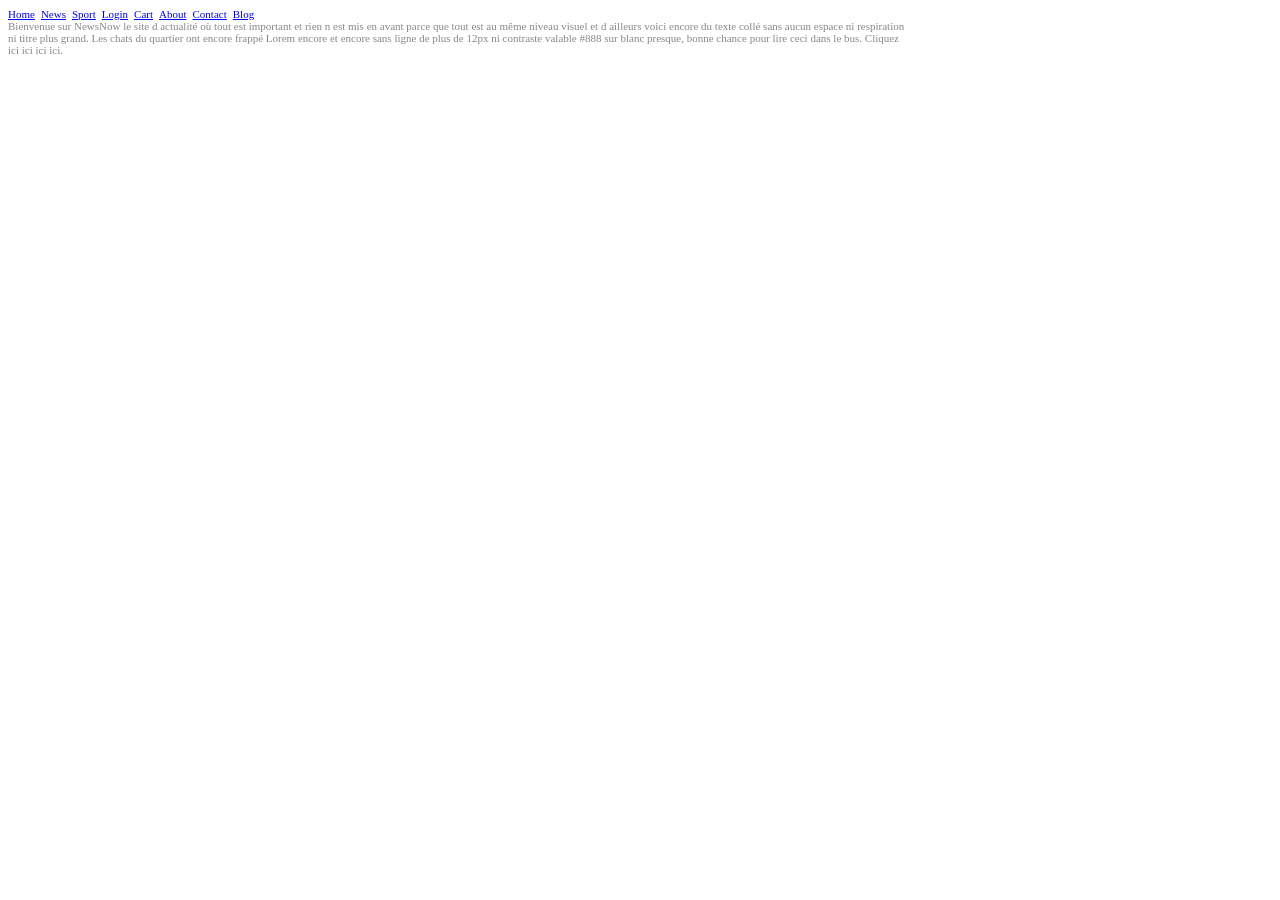
<file: design/roast/01-mur-de-texte.html>
<!DOCTYPE html>
<html lang="fr"><head><meta charset="utf-8"><title>NewsNow</title>
<style>body{font-family:Times;font-size:11px;color:#888;max-width:900px;margin:8px} h1,h2,h3,p,a{font-size:11px;font-weight:normal;display:inline} nav a{margin-right:6px}</style></head>
<body>
<nav><a href="#">Home</a><a href="#">News</a><a href="#">Sport</a><a href="#">Login</a><a href="#">Cart</a><a href="#">About</a><a href="#">Contact</a><a href="#">Blog</a></nav>
<h1>Bienvenue sur NewsNow le site d actualité où tout est important et rien n est mis en avant parce que tout est au même niveau visuel et d ailleurs voici encore du texte collé sans aucun espace ni respiration ni titre plus grand.</h1>
<h2>Les chats du quartier ont encore frappé</h2>
<p>Lorem encore et encore sans ligne de plus de 12px ni contraste valable #888 sur blanc presque, bonne chance pour lire ceci dans le bus. Cliquez ici ici ici ici.</p>
</body></html>
</file>
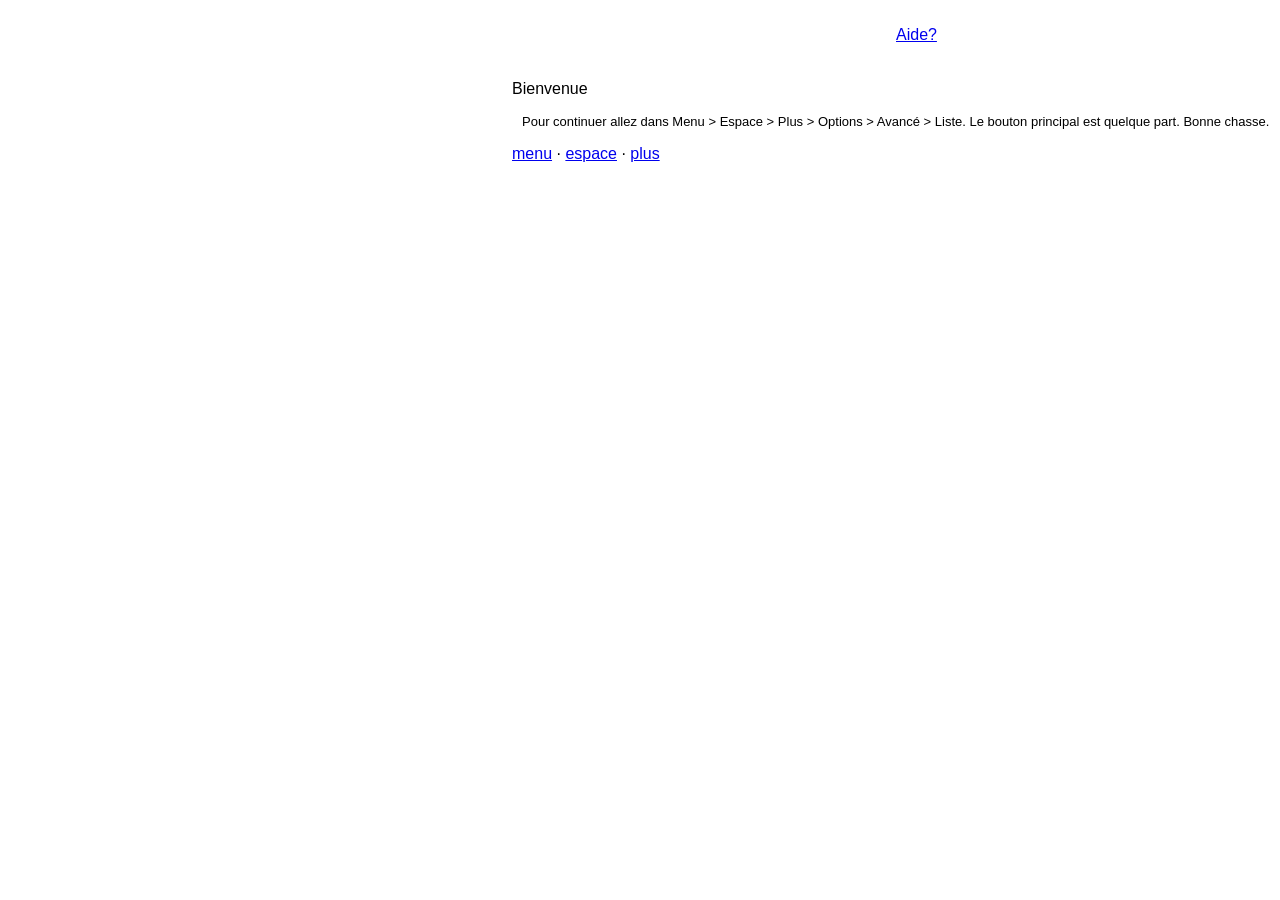
<file: design/roast/02-labyrinthe.html>
<!DOCTYPE html>
<html lang="fr"><head><meta charset="utf-8"><title>Portail</title>
<style>body{font-family:Arial;margin:0} .a{position:absolute;left:70%;top:10px} .b{margin:80px 0 0 40%} .c{margin-left:10px;font-size:13px}</style></head>
<body>
<p class="a"><a href="#">Aide?</a></p>
<div class="b"><p>Bienvenue</p><p class="c">Pour continuer allez dans Menu &gt; Espace &gt; Plus &gt; Options &gt; Avancé &gt; Liste. Le bouton principal est quelque part. Bonne chasse.</p>
<p><a href="#">menu</a> · <a href="#">espace</a> · <a href="#">plus</a></p></div>
</body></html>
</file>
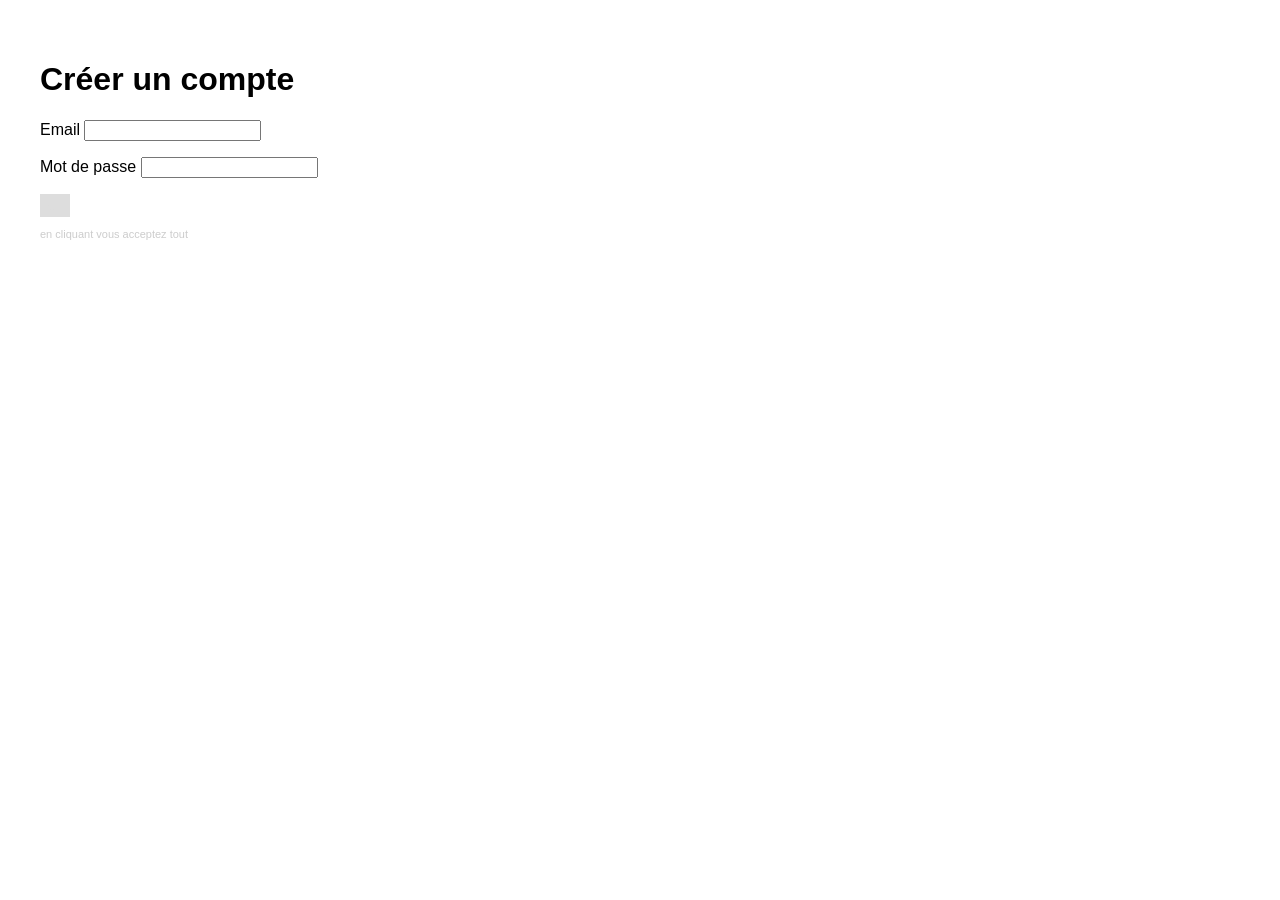
<file: design/roast/03-silence.html>
<!DOCTYPE html>
<html lang="fr"><head><meta charset="utf-8"><title>Compte</title>
<style>body{font-family:Arial;padding:2rem} button{background:#ddd;color:#ddd;border:0;padding:4px 8px}</style></head>
<body>
<h1>Créer un compte</h1>
<p>Email <input></p>
<p>Mot de passe <input type="password"></p>
<button type="button" id="x">ok</button>
<script>document.getElementById("x").onclick=function(){ /* rien. volontaire. */ }</script>
<p style="color:#ccc;font-size:11px">en cliquant vous acceptez tout</p>
</body></html>
</file>
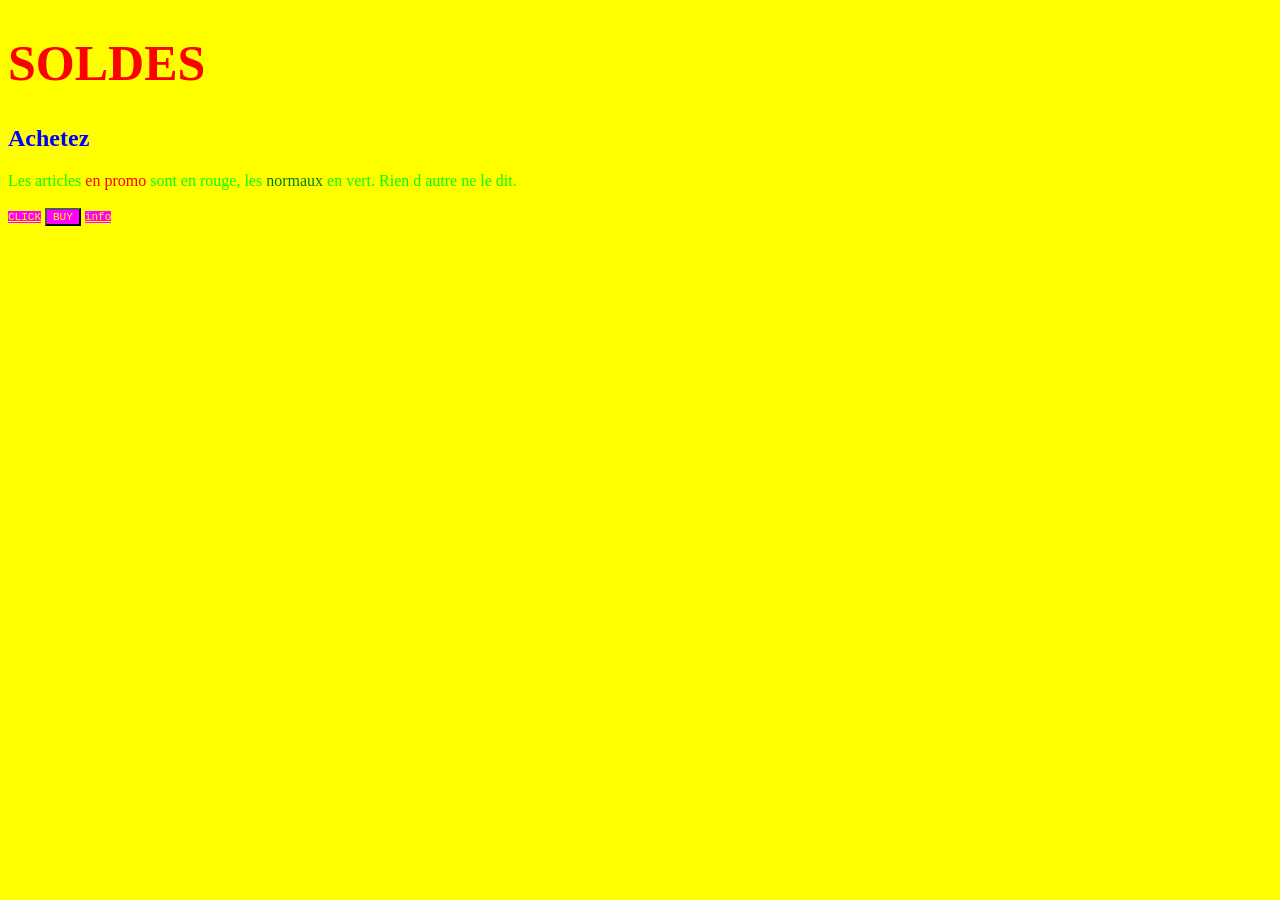
<file: design/roast/04-carnaval.html>
<!DOCTYPE html>
<html lang="fr"><head><meta charset="utf-8"><title>SHOP!!!</title>
<style>
body{font-family:Comic Sans MS, cursive;background:#ff0;color:#0f0}
h1{font-family:Impact;color:red;font-size:50px}
h2{font-family:Georgia;color:blue}
a,button{font-family:Courier;background:magenta;color:yellow;font-size:11px}
.prix{color:red} .old{color:green}
</style></head>
<body>
<h1>SOLDES</h1>
<h2>Achetez</h2>
<p>Les articles <span class="prix">en promo</span> sont en rouge, les <span class="old">normaux</span> en vert. Rien d autre ne le dit.</p>
<p><a href="#">CLICK</a> <button>BUY</button> <a href="#">info</a></p>
</body></html>
</file>
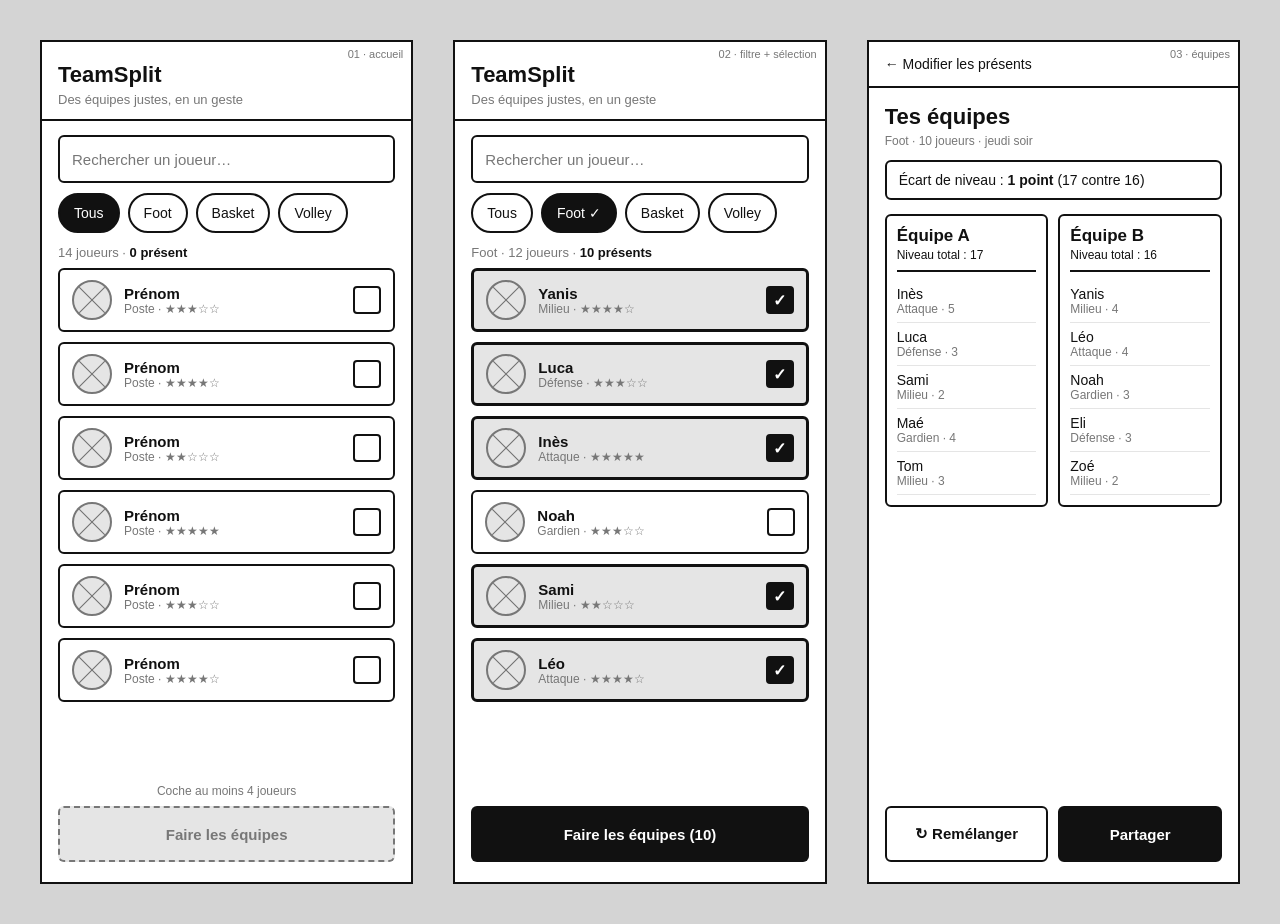
<file: design/wireframes/wireframes.html>
<!DOCTYPE html>
<html lang="fr">
<head>
<meta charset="utf-8">
<meta name="viewport" content="width=device-width, initial-scale=1">
<title>Wireframes · TeamSplit</title>
<style>
  /* Basse fidélité : uniquement noir, blanc et gris. */
  :root { --noir:#111; --gris:#777; --clair:#e5e5e5; --fond:#fff; }
  * { box-sizing:border-box; }
  body { margin:0; background:#d4d4d4; font-family:Arial, Helvetica, sans-serif; color:var(--noir); display:flex; gap:40px; padding:40px; align-items:flex-start; }
  .ecran { width:390px; height:844px; background:var(--fond); border:2px solid var(--noir); position:relative; overflow:hidden; display:flex; flex-direction:column; }
  .note { position:absolute; top:6px; right:8px; font-size:11px; color:var(--gris); }
  header { padding:20px 16px 12px; border-bottom:2px solid var(--noir); }
  header .titre { font-size:22px; font-weight:700; }
  header .sous { font-size:13px; color:var(--gris); margin-top:4px; }
  .recherche { margin:14px 16px 10px; height:48px; border:2px solid var(--noir); border-radius:6px; display:flex; align-items:center; padding:0 12px; font-size:15px; color:var(--gris); }
  .recherche.rempli { color:var(--noir); }
  .puces { display:flex; gap:8px; padding:0 16px 12px; }
  .puce { height:40px; padding:0 14px; border:2px solid var(--noir); border-radius:20px; display:flex; align-items:center; font-size:14px; }
  .puce.on { background:var(--noir); color:#fff; }
  .compteur { padding:0 16px 8px; font-size:13px; color:var(--gris); }
  .compteur b { color:var(--noir); }
  .liste { padding:0 16px; display:flex; flex-direction:column; gap:10px; }
  .joueur { flex-shrink:0; height:64px; border:2px solid var(--noir); border-radius:6px; display:flex; align-items:center; gap:12px; padding:0 12px; }
  .joueur.on { background:var(--clair); border-width:3px; }
  .avatar { width:40px; height:40px; border-radius:50%; border:2px solid var(--gris); position:relative; overflow:hidden; background:var(--clair); }
  .avatar::before, .avatar::after { content:""; position:absolute; inset:0; background:linear-gradient(45deg, transparent calc(50% - 1px), var(--gris) 50%, transparent calc(50% + 1px)); }
  .avatar::after { background:linear-gradient(-45deg, transparent calc(50% - 1px), var(--gris) 50%, transparent calc(50% + 1px)); }
  .qui { flex:1; }
  .label { font-size:15px; font-weight:700; }
  .meta { font-size:12px; color:var(--gris); }
  .case { width:28px; height:28px; border:2px solid var(--noir); border-radius:4px; display:flex; align-items:center; justify-content:center; font-weight:700; }
  .joueur.on .case { background:var(--noir); color:#fff; }
  .cta { position:absolute; left:16px; right:16px; bottom:20px; height:56px; background:var(--noir); color:#fff; border-radius:6px; display:flex; align-items:center; justify-content:center; font-weight:700; font-size:15px; }
  .cta.off { background:var(--clair); color:var(--gris); border:2px dashed var(--gris); }
  .aide { position:absolute; left:16px; right:16px; bottom:84px; font-size:12px; color:var(--gris); text-align:center; }
  .retour { font-size:14px; padding:14px 16px; border-bottom:2px solid var(--noir); }
  .contenu { padding:16px; }
  .contenu h2 { margin:0 0 4px; font-size:22px; }
  .ecart { font-size:14px; margin-bottom:14px; border:2px solid var(--noir); border-radius:6px; padding:10px 12px; }
  .colonnes { display:grid; grid-template-columns:1fr 1fr; gap:10px; }
  .equipe { border:2px solid var(--noir); border-radius:6px; padding:10px; }
  .eq-titre { font-weight:700; font-size:17px; }
  .total { font-size:12px; margin:2px 0 8px; padding-bottom:8px; border-bottom:2px solid var(--noir); }
  .equipe ul { list-style:none; margin:0; padding:0; }
  .equipe li { display:flex; flex-direction:column; padding:6px 0; border-bottom:1px solid var(--clair); font-size:14px; }
  .boutons { position:absolute; left:16px; right:16px; bottom:20px; display:grid; grid-template-columns:1fr 1fr; gap:10px; }
  .boutons div { height:56px; border-radius:6px; display:flex; align-items:center; justify-content:center; font-weight:700; font-size:15px; border:2px solid var(--noir); }
  .boutons .plein { background:var(--noir); color:#fff; }
</style>
</head>
<body>

<!-- Écran 1 : accueil et liste des joueurs -->
<section class="ecran" id="s1">
  <span class="note">01 · accueil</span>
  <header><div class="titre">TeamSplit</div><div class="sous">Des équipes justes, en un geste</div></header>
  <div class="recherche">Rechercher un joueur…</div>
  <div class="puces"><span class="puce on">Tous</span><span class="puce">Foot</span><span class="puce">Basket</span><span class="puce">Volley</span></div>
  <div class="compteur">14 joueurs · <b>0 présent</b></div>
  <div class="liste"><div class="joueur"><div class="avatar"></div><div class="qui"><div class="label">Prénom</div><div class="meta">Poste · ★★★☆☆</div></div><div class="case"></div></div><div class="joueur"><div class="avatar"></div><div class="qui"><div class="label">Prénom</div><div class="meta">Poste · ★★★★☆</div></div><div class="case"></div></div><div class="joueur"><div class="avatar"></div><div class="qui"><div class="label">Prénom</div><div class="meta">Poste · ★★☆☆☆</div></div><div class="case"></div></div><div class="joueur"><div class="avatar"></div><div class="qui"><div class="label">Prénom</div><div class="meta">Poste · ★★★★★</div></div><div class="case"></div></div><div class="joueur"><div class="avatar"></div><div class="qui"><div class="label">Prénom</div><div class="meta">Poste · ★★★☆☆</div></div><div class="case"></div></div><div class="joueur"><div class="avatar"></div><div class="qui"><div class="label">Prénom</div><div class="meta">Poste · ★★★★☆</div></div><div class="case"></div></div></div>
  <div class="aide">Coche au moins 4 joueurs</div>
  <div class="cta off">Faire les équipes</div>
</section>

<!-- Écran 2 : vue filtrée et sélection des présents -->
<section class="ecran" id="s2">
  <span class="note">02 · filtre + sélection</span>
  <header><div class="titre">TeamSplit</div><div class="sous">Des équipes justes, en un geste</div></header>
  <div class="recherche">Rechercher un joueur…</div>
  <div class="puces"><span class="puce">Tous</span><span class="puce on">Foot ✓</span><span class="puce">Basket</span><span class="puce">Volley</span></div>
  <div class="compteur">Foot · 12 joueurs · <b>10 présents</b></div>
  <div class="liste"><div class="joueur on"><div class="avatar"></div><div class="qui"><div class="label">Yanis</div><div class="meta">Milieu · ★★★★☆</div></div><div class="case">✓</div></div><div class="joueur on"><div class="avatar"></div><div class="qui"><div class="label">Luca</div><div class="meta">Défense · ★★★☆☆</div></div><div class="case">✓</div></div><div class="joueur on"><div class="avatar"></div><div class="qui"><div class="label">Inès</div><div class="meta">Attaque · ★★★★★</div></div><div class="case">✓</div></div><div class="joueur"><div class="avatar"></div><div class="qui"><div class="label">Noah</div><div class="meta">Gardien · ★★★☆☆</div></div><div class="case"></div></div><div class="joueur on"><div class="avatar"></div><div class="qui"><div class="label">Sami</div><div class="meta">Milieu · ★★☆☆☆</div></div><div class="case">✓</div></div><div class="joueur on"><div class="avatar"></div><div class="qui"><div class="label">Léo</div><div class="meta">Attaque · ★★★★☆</div></div><div class="case">✓</div></div></div>
  <div class="cta">Faire les équipes (10)</div>
</section>

<!-- Écran 3 : équipes générées -->
<section class="ecran" id="s3">
  <span class="note">03 · équipes</span>
  <div class="retour">← Modifier les présents</div>
  <div class="contenu">
    <h2>Tes équipes</h2>
    <div class="meta" style="margin-bottom:12px">Foot · 10 joueurs · jeudi soir</div>
    <div class="ecart">Écart de niveau : <b>1 point</b> (17 contre 16)</div>
    <div class="colonnes"><div class="equipe"><div class="eq-titre">Équipe A</div><div class="total">Niveau total : 17</div><ul><li><span>Inès</span><span class="meta">Attaque · 5</span></li><li><span>Luca</span><span class="meta">Défense · 3</span></li><li><span>Sami</span><span class="meta">Milieu · 2</span></li><li><span>Maé</span><span class="meta">Gardien · 4</span></li><li><span>Tom</span><span class="meta">Milieu · 3</span></li></ul></div><div class="equipe"><div class="eq-titre">Équipe B</div><div class="total">Niveau total : 16</div><ul><li><span>Yanis</span><span class="meta">Milieu · 4</span></li><li><span>Léo</span><span class="meta">Attaque · 4</span></li><li><span>Noah</span><span class="meta">Gardien · 3</span></li><li><span>Eli</span><span class="meta">Défense · 3</span></li><li><span>Zoé</span><span class="meta">Milieu · 2</span></li></ul></div></div>
  </div>
  <div class="boutons"><div>↻ Remélanger</div><div class="plein">Partager</div></div>
</section>

</body>
</html>
</file>
<file: teamsplit/css/style.css>
/* TeamSplit · direction Piste C (moderne & pragmatique), mobile first 390 px */

:root {
  /* Couleurs */
  --color-bg: #F7F7F5;
  --color-surface: #FFFFFF;
  --color-text: #0E0F12;
  --color-text-muted: #5B5F66;
  --color-text-on-dark: #C9CBD0;
  --color-border-soft: #DCDDD8;
  --color-accent: #2BD97C;
  --color-selected: #EAFBF1;
  --color-avatar: #ECEDE9;
  --color-team-a: #1D4ED8;
  --color-team-b: #FF5A1F;
  --color-error: #B91C1C;
  --color-disabled: #E4E5E1;

  /* Typographie */
  --font-sans: Inter, system-ui, -apple-system, "Segoe UI", Roboto, Arial, sans-serif;

  /* Espacements (base 8 px) */
  --space-1: 4px;
  --space-2: 8px;
  --space-3: 16px;
  --space-4: 24px;
  --space-5: 32px;

  /* Formes */
  --radius: 6px;
  --radius-panel: 12px;
  --touch: 48px;
  --bar-h: 104px;
}

*, *::before, *::after { box-sizing: border-box; }

[hidden] { display: none !important; }

html { -webkit-text-size-adjust: 100%; }

body {
  margin: 0;
  background: var(--color-bg);
  color: var(--color-text);
  font-family: var(--font-sans);
  font-size: 16px;
  line-height: 1.45;
}

button, input { font: inherit; color: inherit; }
button { cursor: pointer; }
ul { list-style: none; margin: 0; padding: 0; }
h1, h2, p { margin: 0; }

.sr-only {
  position: absolute; width: 1px; height: 1px; padding: 0; margin: -1px;
  overflow: hidden; clip: rect(0 0 0 0); white-space: nowrap; border: 0;
}

:focus-visible {
  outline: 3px solid var(--color-accent);
  outline-offset: 3px;
}

.lien-evitement {
  position: absolute; left: var(--space-3); top: -100px; z-index: 50;
  padding: 12px var(--space-3);
  border-radius: var(--radius);
  background: var(--color-accent); color: var(--color-text);
  font-weight: 800; text-decoration: none;
}
.lien-evitement:focus { top: var(--space-2); }

main {
  max-width: 560px;
  margin: 0 auto;
  padding: 0 var(--space-3) calc(var(--bar-h) + var(--space-4));
}

/* ---------- En-tête sombre (tableau des scores) ---------- */

.entete {
  margin: 0 calc(var(--space-3) * -1) var(--space-3);
  padding: var(--space-5) var(--space-3) var(--space-4);
  background: var(--color-text);
  color: var(--color-bg);
}

.surtitre {
  margin-bottom: 6px;
  font-size: 14px;
  font-weight: 600;
  letter-spacing: .06em;
  text-transform: uppercase;
  color: var(--color-text-on-dark);
}

.logo {
  font-size: 2.25rem;
  font-weight: 900;
  line-height: 1.05;
  letter-spacing: -.02em;
  text-transform: uppercase;
}
.logo span { color: var(--color-accent); }
.logo:focus { outline: none; }

.accroche {
  margin-top: 6px;
  font-size: 1rem;
  color: var(--color-text-on-dark);
}

/* ---------- Recherche ---------- */

.recherche { position: relative; }

.recherche-icone {
  position: absolute; left: 14px; top: 50%; transform: translateY(-50%);
  color: var(--color-text-muted);
  pointer-events: none;
}

.recherche input {
  width: 100%;
  height: 52px;
  padding: 0 52px 0 44px;
  border: 2px solid var(--color-text);
  border-radius: var(--radius);
  background: var(--color-surface);
  font-size: 1rem;
  -webkit-appearance: none;
  appearance: none;
}
.recherche input::placeholder { color: var(--color-text-muted); opacity: 1; }
.recherche input:focus { outline: 3px solid var(--color-accent); outline-offset: 0; }
.recherche input::-webkit-search-cancel-button { display: none; }

.effacer {
  position: absolute; right: 2px; top: 2px;
  width: var(--touch); height: var(--touch);
  display: grid; place-items: center;
  border: 0; border-radius: var(--radius);
  background: transparent;
}

/* ---------- Puces de sport ---------- */

.puces {
  display: flex; gap: var(--space-2);
  margin-top: 12px;
  overflow-x: auto;
  scrollbar-width: none;
}
.puces::-webkit-scrollbar { display: none; }

.puce {
  flex: none;
  min-height: var(--touch);
  padding: 0 var(--space-3);
  border: 2px solid var(--color-text);
  border-radius: var(--radius);
  background: transparent;
  font-size: 0.9375rem;
  font-weight: 700;
}
.puce[aria-pressed="true"] {
  background: var(--color-accent);
  border-color: var(--color-accent);
}

/* ---------- Compteur ---------- */

.barre-liste {
  display: flex; align-items: center; justify-content: space-between; gap: var(--space-2);
  min-height: var(--touch);
  margin-top: var(--space-1);
}
.compteur { font-size: 0.875rem; color: var(--color-text-muted); }
.compteur strong { color: var(--color-text); font-weight: 800; }

.lien-action {
  flex: none;
  min-height: var(--touch); padding: 0 var(--space-1);
  border: 0; background: none;
  font-size: 0.875rem; font-weight: 700;
  text-decoration: underline; text-underline-offset: 3px;
}

/* ---------- Cartes joueurs ---------- */

.liste { display: grid; gap: 10px; }

.carte {
  width: 100%;
  min-height: 68px;
  display: flex; align-items: center; gap: 12px;
  padding: var(--space-2) 12px;
  border: 2px solid var(--color-text);
  border-radius: var(--radius);
  background: var(--color-surface);
  text-align: left;
  transition: background .15s, box-shadow .15s, transform .1s;
}
.carte:active { transform: scale(.985); }

/* Retour de la critique : avatar allégé pour que le prénom domine */
.avatar {
  flex: none;
  width: 42px; height: 42px;
  display: grid; place-items: center;
  border-radius: var(--radius);
  background: var(--color-avatar);
  font-size: 1.125rem; font-weight: 900;
}

.qui { flex: 1; min-width: 0; }
.carte-nom { display: block; font-size: 1.0625rem; font-weight: 800; line-height: 1.25; }
.carte-infos { display: block; font-size: 0.875rem; color: var(--color-text-muted); }
.etoiles { letter-spacing: 1px; color: var(--color-text); }

.case {
  flex: none;
  width: 30px; height: 30px;
  display: grid; place-items: center;
  border: 2px solid var(--color-text);
  border-radius: 4px;
  color: transparent;
}

/* État coché : 3 signaux (bande, fond, case) */
.carte[aria-pressed="true"] {
  background: var(--color-selected);
  box-shadow: inset 6px 0 0 var(--color-accent);
}
.carte[aria-pressed="true"] .avatar { background: var(--color-surface); }
.carte[aria-pressed="true"] .case {
  background: var(--color-text);
  color: var(--color-accent);
}

.message-liste {
  padding: var(--space-5) var(--space-2);
  text-align: center;
  font-weight: 600;
  color: var(--color-text-muted);
}
.message-liste.erreur { color: var(--color-error); }

/* ---------- Barre d’action fixe ---------- */

.barre-action {
  position: fixed; left: 0; right: 0; bottom: 0; z-index: 10;
  padding: 10px var(--space-3) calc(var(--space-3) + env(safe-area-inset-bottom));
  background: var(--color-bg);
}
.barre-action::before {
  content: "";
  position: absolute; left: 0; right: 0; bottom: 100%;
  height: var(--space-4);
  background: linear-gradient(to top, var(--color-bg), rgb(247 247 245 / 0));
  pointer-events: none;
}
.barre-action > * { max-width: 528px; margin-left: auto; margin-right: auto; }

.aide {
  margin-bottom: var(--space-2);
  text-align: center;
  font-size: 0.875rem;
  font-weight: 600;
  color: var(--color-text-muted);
}

.btn {
  width: 100%;
  height: 56px;
  display: inline-flex; align-items: center; justify-content: center; gap: 10px;
  border: 2px solid transparent;
  border-radius: var(--radius);
  font-size: 1rem;
  font-weight: 900;
  letter-spacing: .02em;
  text-transform: uppercase;
}
.btn-principal { background: var(--color-accent); color: var(--color-text); }
.btn-principal:disabled {
  background: var(--color-disabled);
  color: var(--color-text-muted);
  cursor: not-allowed;
}
.btn-secondaire { background: var(--color-surface); border-color: var(--color-text); }

.barre-double { display: flex; gap: 10px; }
.barre-double > * { margin: 0; }
.barre-double .btn { flex: 1; }

/* ---------- Écran des équipes (sobriété de la Piste A) ---------- */

.entete-equipes {
  display: flex; align-items: center; gap: var(--space-2);
  padding: var(--space-3) 0 var(--space-2);
}
.btn-retour {
  min-height: var(--touch);
  display: inline-flex; align-items: center; gap: var(--space-1);
  margin-left: -6px; padding: 0 12px 0 6px;
  border: 0; border-radius: var(--radius);
  background: none;
  font-weight: 700;
}
.titre-equipes {
  margin-left: auto;
  font-size: 1.125rem; font-weight: 900;
  text-transform: uppercase;
}
.titre-equipes:focus { outline: none; }

.tableau {
  display: flex; align-items: center; justify-content: center; gap: 14px;
  margin-top: var(--space-2);
  padding: 22px var(--space-3);
  border-radius: var(--radius-panel);
  background: var(--color-text);
  color: var(--color-bg);
}
.tableau-score { display: flex; align-items: center; gap: 12px; }
.chiffre {
  font-size: 3.5rem; font-weight: 900; line-height: 1;
  font-variant-numeric: tabular-nums;
  letter-spacing: -.03em;
}
.lettre {
  width: 36px; height: 36px;
  display: grid; place-items: center;
  border-radius: var(--radius);
  font-size: 1.125rem; font-weight: 900;
}
.tableau-a .lettre { background: var(--color-team-a); color: #FFFFFF; }
.tableau-b .lettre { background: var(--color-team-b); color: var(--color-text); }
.tableau-sep { font-size: 2.5rem; font-weight: 900; color: var(--color-accent); }

.ecart {
  margin: 12px 0 18px;
  text-align: center;
  font-weight: 800;
}
.ecart span {
  display: inline-block;
  padding: var(--space-1) 12px;
  border-radius: var(--radius);
  background: var(--color-selected);
}

.equipes { display: grid; grid-template-columns: repeat(2, minmax(0, 1fr)); gap: 10px; }

.equipe {
  overflow: hidden;
  border: 2px solid var(--color-text);
  border-top-width: 6px;
  border-radius: var(--radius);
  background: var(--color-surface);
}
.equipe-a { border-top-color: var(--color-team-a); }
.equipe-b { border-top-color: var(--color-team-b); }

.equipe-titre {
  display: flex; align-items: center; gap: var(--space-2);
  padding: 12px 12px var(--space-2);
  font-size: 1rem; font-weight: 800;
}
.pastille {
  width: 26px; height: 26px;
  display: grid; place-items: center;
  border-radius: 4px;
  font-size: 0.875rem; font-weight: 900;
}
.equipe-a .pastille { background: var(--color-team-a); color: #FFFFFF; }
.equipe-b .pastille { background: var(--color-team-b); color: var(--color-text); }

.equipe-liste li {
  display: flex; justify-content: space-between; align-items: baseline; gap: 6px;
  padding: 9px 12px;
  border-top: 1px solid var(--color-border-soft);
}
.equipe-liste .nom { display: block; font-size: 0.9375rem; font-weight: 700; }
.equipe-liste .poste { display: block; font-size: 0.875rem; color: var(--color-text-muted); }
.equipe-liste .niv { font-size: 0.875rem; font-weight: 800; font-variant-numeric: tabular-nums; }

/* ---------- Formulaire : ajouter un joueur ---------- */

.btn-ajout { margin-top: var(--space-3); }

.formulaire { display: grid; gap: 20px; margin-top: var(--space-2); }

.form-intro { font-size: 0.875rem; color: var(--color-text-muted); }

.champ { margin: 0; padding: 0; border: 0; min-width: 0; }

.champ > label,
.champ > legend {
  display: block;
  margin-bottom: var(--space-2);
  padding: 0;
  font-weight: 800;
}
.legende-aide {
  display: block;
  font-size: 0.875rem;
  font-weight: 400;
  color: var(--color-text-muted);
}

.champ input[type="text"] {
  width: 100%;
  height: 52px;
  padding: 0 14px;
  border: 2px solid var(--color-text);
  border-radius: var(--radius);
  background: var(--color-surface);
  font-size: 1rem;
}
.champ input[type="text"]::placeholder { color: var(--color-text-muted); opacity: 1; }
.champ input[type="text"]:focus { outline: 3px solid var(--color-accent); outline-offset: 0; }

/* Choix en puces : le vrai bouton radio reste accessible au clavier */
.choix { display: flex; flex-wrap: wrap; gap: var(--space-2); }
.choix label { position: relative; flex: 1 1 auto; }
.choix input {
  position: absolute; inset: 0;
  width: 100%; height: 100%;
  margin: 0; opacity: 0; cursor: pointer;
}
.choix span {
  display: flex; align-items: center; justify-content: center;
  min-height: var(--touch);
  padding: 0 var(--space-3);
  border: 2px solid var(--color-text);
  border-radius: var(--radius);
  background: var(--color-surface);
  font-weight: 700;
  transition: background .15s;
}
.choix input:checked + span { background: var(--color-accent); border-color: var(--color-accent); }
.choix input:checked + span::before { content: "✓ "; white-space: pre; }
.choix input:focus-visible + span { outline: 3px solid var(--color-text); outline-offset: 2px; }
.choix-niveau label { flex: 1 1 0; }
.choix-niveau span { padding: 0; }

/* Erreurs : bordure rouge + texte, jamais la couleur seule */
.champ input[aria-invalid="true"] { border-color: var(--color-error); }
.champ[aria-invalid="true"] .choix span { border-color: var(--color-error); }
.erreur-champ {
  margin-top: 6px;
  font-size: 0.875rem;
  font-weight: 700;
  color: var(--color-error);
}
.erreur-champ::before { content: "⚠ "; }

.carte.nouveau { animation: arrivee .6s ease-out; }
@keyframes arrivee {
  from { box-shadow: 0 0 0 4px var(--color-accent); }
  to { box-shadow: 0 0 0 0 transparent; }
}

/* ---------- Pied de page ---------- */

.pied {
  margin-top: var(--space-5);
  text-align: center;
  font-size: 0.875rem;
  color: var(--color-text-muted);
}

/* ---------- Toast ---------- */

.toast {
  position: fixed; left: 50%; bottom: calc(var(--bar-h) + var(--space-2)); z-index: 20;
  padding: 12px 18px;
  border-radius: var(--radius);
  background: var(--color-text);
  color: var(--color-bg);
  font-size: 0.9375rem; font-weight: 700;
  width: max-content;
  max-width: calc(100% - 2 * var(--space-3));
  text-align: center;
  opacity: 0;
  transform: translate(-50%, 20px);
  pointer-events: none;
  transition: opacity .2s, transform .2s;
}
.toast.visible { opacity: 1; transform: translate(-50%, 0); }

/* ---------- Bureau ---------- */

@media (min-width: 768px) {
  main { max-width: 760px; }
  .liste { grid-template-columns: repeat(2, minmax(0, 1fr)); }
  .barre-action > * { max-width: 728px; }
  .barre-double > * { max-width: none; }
  .barre-double { max-width: 728px; margin: 0 auto; }
}

@media (hover: hover) {
  .puce:not([aria-pressed="true"]):hover { background: var(--color-surface); }
  .carte:not([aria-pressed="true"]):hover { background: var(--color-bg); }
  .btn-principal:not(:disabled):hover { filter: brightness(.95); }
}

@media (prefers-reduced-motion: reduce) {
  *, *::before, *::after { transition: none !important; animation: none !important; }
}
</file>
